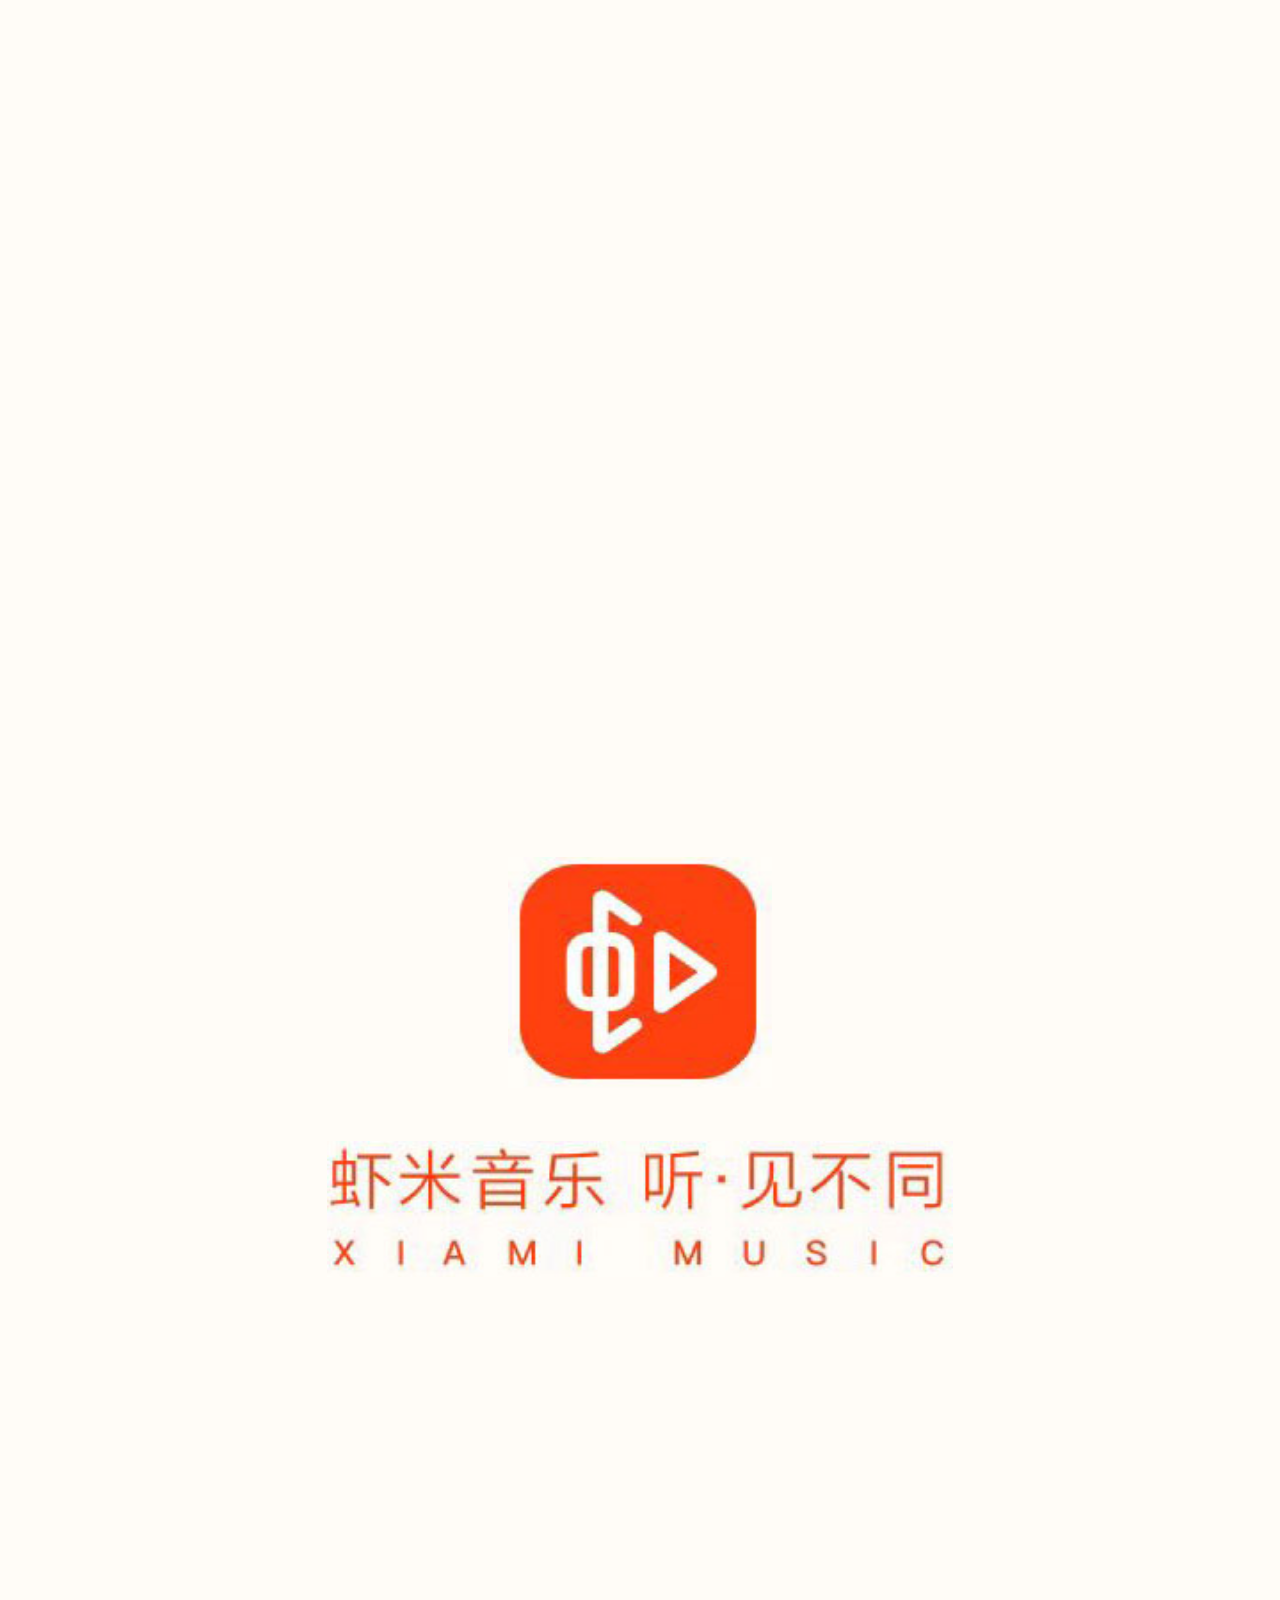
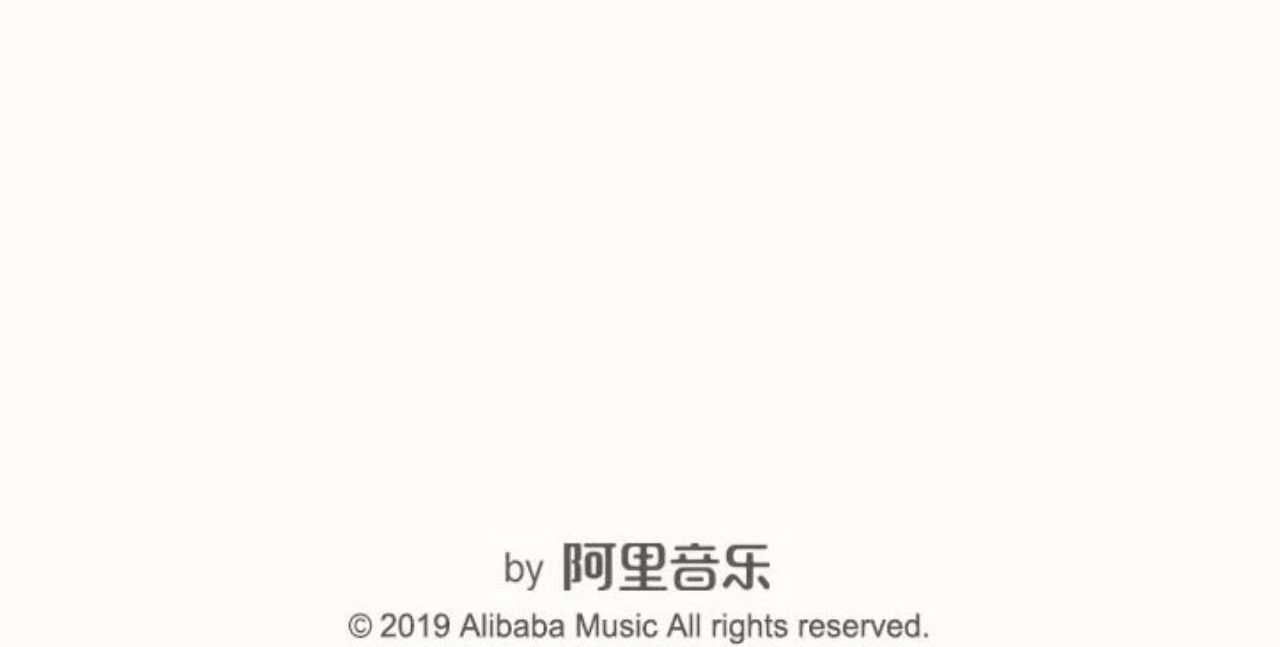
<file: index.html>
<!doctype html>
<html lang="en">
<head>
  <meta charset="UTF-8">
  <meta name="viewport"
        content="width=device-width, user-scalable=no, initial-scale=1.0, maximum-scale=1.0, minimum-scale=1.0">
  <meta http-equiv="X-UA-Compatible" content="ie=edge">
  <title>welcome</title>
  <link rel="stylesheet" href="./css/public.css">
  <link rel="stylesheet" href="./css/index.css">
</head>
<body>
<div id="welcomeBox">
  <div id="wel_box01">
    <img src="./img/xiamilogo.jpg" alt="">
    <img src="./img/xiamilogo2.jpg" alt="">
  </div>
  <div id="wel_box02">
    <img src="./img/xiamilogo3.jpg" alt="">
    <img src="./img/xiamilogo4.jpg" alt="">
  </div>
</div>

</body>
<script type="text/javascript">
  window.onload=function(){
    setTimeout(()=>{
      window.location.href = './discovers.html'
    },3000)
  }
</script>
</html>
</file>
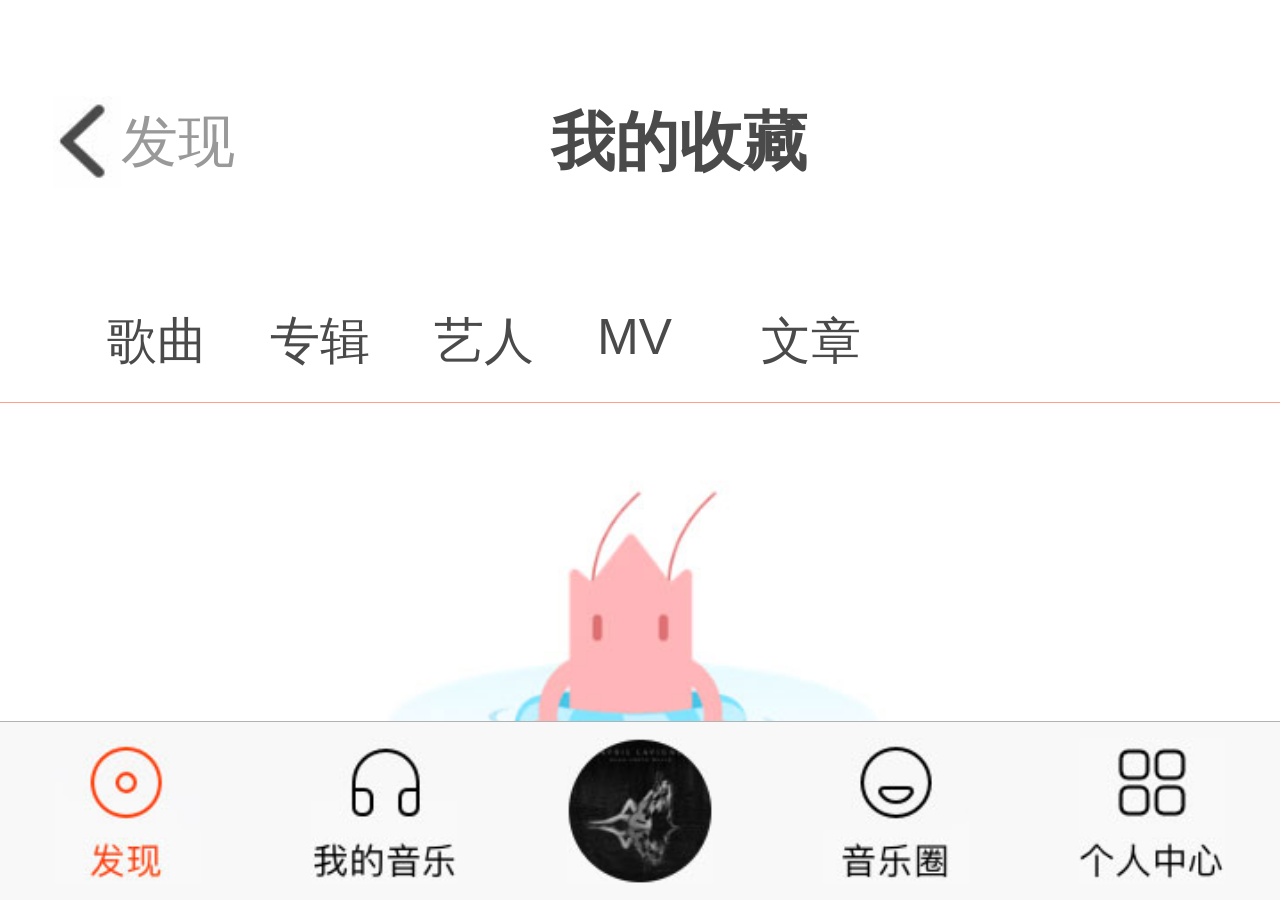
<file: collects.html>
<!doctype html>
<html lang="en">
<head>
<meta charset="UTF-8">
<meta name="viewport"
      content="width=device-width, user-scalable=no, initial-scale=1.0, maximum-scale=1.0, minimum-scale=1.0">
<meta http-equiv="X-UA-Compatible" content="ie=edge">
<title>collect</title>
<link rel="stylesheet" href="./css/public.css">
<link rel="stylesheet" href="./css/discovers.css">
</head>
<body>
<header>
    <h1 class="header_h1">
        <span><img id="headimg-back" src="../img/collect01.jpg" alt="">发现</span>
        <span class="header_h1Span">我的收藏</span>
    </h1>
    
</header>
<!--功能选区-->
<section id="chooseZone">
    <div id="choZone_a">
        <a href="#">歌曲</a>
        <a href="#">专辑</a>
        <a href="#">艺人</a>
        <a href="#">MV</a>
        <a href="#">文章</a>
    </div>
    
</section>
<!--contentBox-->
<section id="contentBox">
<div class="contentBox_collect">
    <img src="../img/collect02.jpg" alt="">
</div>
<div class="content_box05">
    <div class="cBox03_top">
        <h3>相关推荐</h3>
    </div>
    <div class="cBox05_bto">
        <div class="cBox05_bto02">
            <img src="../img/v_img07.jpg" alt="">
            <div class="cBox05_bto03">
                <p class="cBox05_bto03p">最近偶像组合的人越来越多了，也不知道这么多人是要去打架么！</p>
                <span class="cBox05_bto03Span">
                    <img src="../img/v_img08.jpg" alt="">
                    <span>爱豆app</span>
                    <span>，5866阅读</span>
                </span>
            </div>
        </div>
        <div class="cBox05_bto02">
            <img src="../img/v_img07.jpg" alt="">
            <div class="cBox05_bto03">
                <p class="cBox05_bto03p">最近偶像组合的人越来越多了，也不知道这么多人是要去打架么！</p>
                <span class="cBox05_bto03Span">
                    <img src="../img/v_img08.jpg" alt="">
                    <span>爱豆app</span>
                    <span>，5866阅读</span>
                </span>
            </div>
        </div>
        <div class="cBox05_bto02">
            <img src="../img/v_img07.jpg" alt="">
            <div class="cBox05_bto03">
                <p class="cBox05_bto03p">最近偶像组合的人越来越多了，也不知道这么多人是要去打架么！</p>
                <span class="cBox05_bto03Span">
                    <img src="../img/v_img08.jpg" alt="">
                    <span>爱豆app</span>
                    <span>，5866阅读</span>
                </span>
            </div>
        </div>
        <div class="cBox05_bto02">
            <img src="../img/v_img07.jpg" alt="">
            <div class="cBox05_bto03">
                <p class="cBox05_bto03p">最近偶像组合的人越来越多了，也不知道这么多人是要去打架么！</p>
                <span class="cBox05_bto03Span">
                    <img src="../img/v_img08.jpg" alt="">
                    <span>爱豆app</span>
                    <span>，5866阅读</span>
                </span>
            </div>
        </div>
    </div>
</div>
</section>
<!--footer-->
<footer>
    <a href="discovers.html">
        <img src="../img/foot02.jpg" alt="">
    </a>
    <a href="myMusic.html">
        <img src="../img/foot03.jpg" alt="">
    </a>
    <a href="player.html"><img src="../img/foot01.jpg" alt=""></a>
    <a href="musicBlog.html"><img src="../img/foot04.jpg" alt=""></a>
    <a href="personalPage.html"><img src="../img/foot05.jpg" alt=""></a>
</footer>


</body>
</html>
</file>
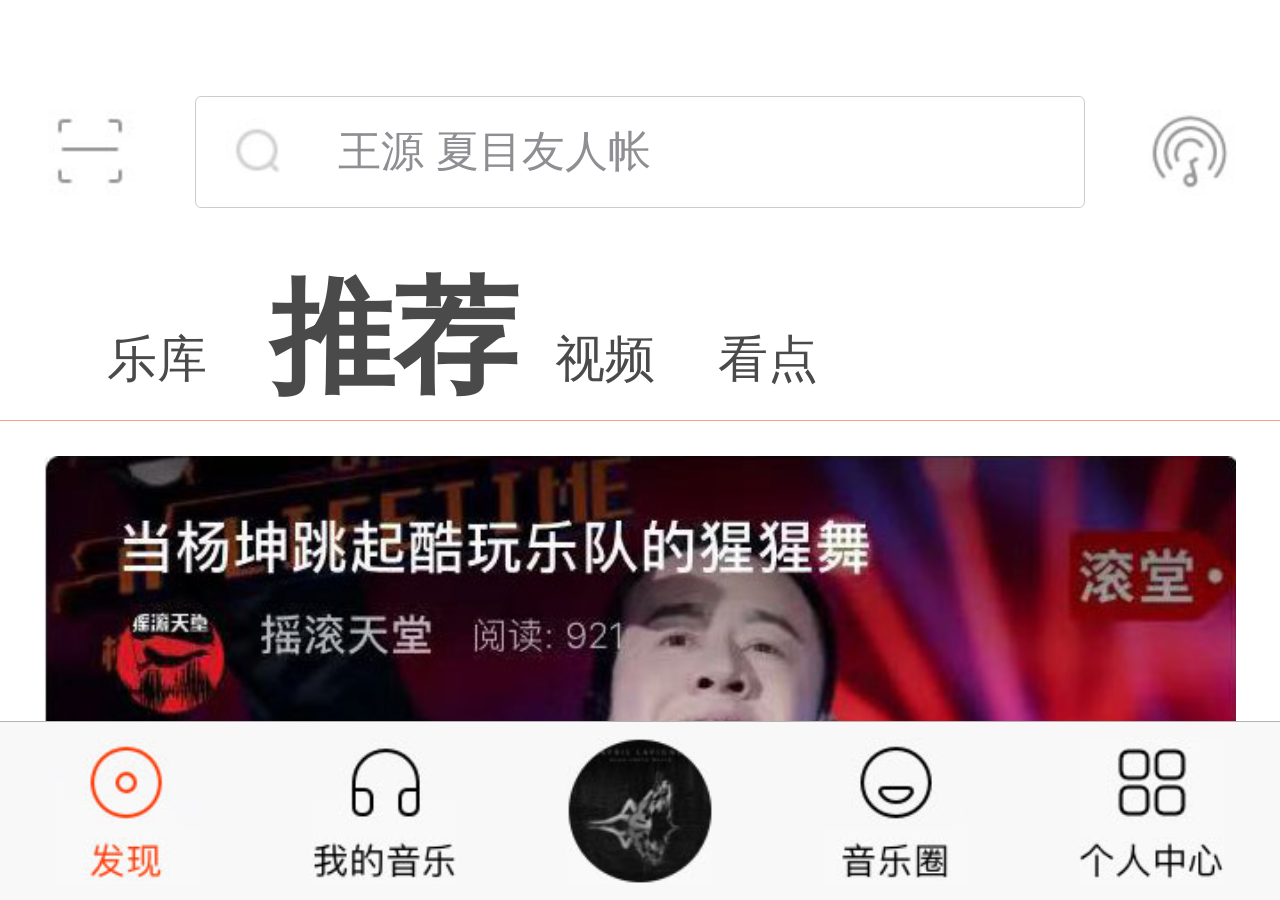
<file: discovers.html>
<!doctype html>
<html lang="en">
<head>
  <meta charset="UTF-8">
  <meta name="viewport"
        content="width=device-width, user-scalable=no, initial-scale=1.0, maximum-scale=1.0, minimum-scale=1.0">
  <meta http-equiv="X-UA-Compatible" content="ie=edge">
  <title>发现</title>
  <link rel="stylesheet" href="./css/swiper.css">
  <link rel="stylesheet" href="./css/public.css">
  <link rel="stylesheet" href="./css/discovers.css">
</head>
<body>
<header>
    <div class="header_top">
      <img id="headimg-1" src="./img/discover01.jpg" alt="">
      <span id="serach_span" >
      <img src="./img/discover03.jpg" alt="">
      王源 夏目友人帐
    </span>
      <img id="headimg-3" src="./img/discover02.jpg" alt="">
    </div>
</header>
<!--功能选区-->
<section id="chooseZone">
  <div id="choZone_a">
    <a href="discovers02.html">乐库</a>
    <a href="#" style="width: .8rem;height: .45rem;font-weight: 800;font-size: .35rem;">推荐</a>
    <a href="discovers03.html">视频</a>
    <a href="discovers04.html">看点</a>
  </div>
</section>
<!--contentBox-->
<section id="contentBox">
  <div id="swiper_div">
    <div class="swiper-container">
      <div class="swiper-wrapper">
        <div class="swiper-slide">
          <img src="./img/dis-swiper01.jpg" alt="">
        </div>
        <div class="swiper-slide">
          <img src="./img/dis-swiper02.jpg" alt="">
        </div>
        <div class="swiper-slide">
          <img src="./img/dis-swiper01.jpg" alt="">
        </div>
        <div class="swiper-slide">
          <img src="./img/dis-swiper02.jpg" alt="">
        </div>
      </div>
    </div>
  </div>
  <div id="content_box02">
    <a href="#"><img src="./img/xuanze01.jpg" alt=""><span>每日30首</span></a>
    <a href="#"><img src="./img/xuanze02.jpg" alt=""><span>AI电台</span></a>
    <a href="#"><img src="./img/xuanze03.jpg" alt=""><span>专注</span></a>
    <a href="#"><img src="./img/xuanze04.jpg" alt=""><span>排行榜</span></a>
  </div>
  <div class="content_box03">
      <div class="cBox03_top">
        <h3>必听歌单</h3>
        <a href="#">更多 <img src="./img/dis-cont01.jpg" alt=""></a>
      </div>
      <div class="cBox03_bto">
        <a href="#">
          <img src="./img/dis-cont02.jpg" alt="">
          
          <span>[欧美]适合开车</span>
          <span>时听的音乐·电音篇</span>
          <h4></h4>
          <p></p>
        </a>
        <a href="#">
          <img src="./img/dis-cont03.jpg" alt="">
          <span>[华语]基于2017</span>
          <span>伤感DJ串烧的什么什么歌</span>
        </a>
        <a href="#">
          <img src="./img/dis-cont04.jpg" alt="">
          <span>[抒情]连歌词都</span>
          <span>能写到一个人的心里</span>
        </a>
        <a href="#">
          <img src="./img/dis-cont02.jpg" alt="">
          <span>[欧美]适合开车</span>
          <span>时听的音乐·电音篇</span>
        </a>
        <a href="#">
          <img src="./img/dis-cont03.jpg" alt="">
          <span>[华语]基于2017</span>
          <span>伤感DJ串烧的什么什么歌</span>
        </a>
        <a href="#">
          <img src="./img/dis-cont04.jpg" alt="">
          <span>[抒情]连歌词都</span>
          <span>能写到一个人的心里</span>
        </a>
      </div>
  </div>
  <div class="content_box03">
    <div class="cBox03_top">
      <h3>为你定制</h3>
      <a href="#">更多 <img src="./img/dis-cont01.jpg" alt=""></a>
    </div>
    <div class="cBox03_bto">
      <a href="#">
        <img src="./img/dis-cont05.jpg" alt="">
        <h4>旋律过耳不忘</h4>
        <p>流行乐每日推荐</p>
        <span></span>
        <span></span>
      </a>
      <a href="#">
        <img src="./img/dis-cont06.jpg" alt="">
        <h4>经典原声荟萃</h4>
        <P>OST/原声带每日推荐</P>
      </a>
      <a href="#">
        <img src="./img/dis-cont04.jpg" alt="">
        <h4>抚平受伤情绪</h4>
        <p>治愈系每日推荐</p>
      </a>
      <a href="#">
        <img src="./img/dis-cont02.jpg" alt="">
        <h4>旋律过耳不忘</h4>
        <p>流行乐每日推荐</p>
      </a>
      <a href="#">
        <img src="./img/dis-cont03.jpg" alt="">
        <h4>经典原声荟萃</h4>
        <P>OST/原声带每日推荐</P>
      </a>
      <a href="#">
        <img src="./img/dis-cont04.jpg" alt="">
        <h4>抚平受伤情绪</h4>
        <p>治愈系每日推荐</p>
      </a>
    </div>
  </div>
  <div class="content_box04">
    <div class="cBox03_top">
      <h3>为你定制</h3>
    </div>
    <div class="cBox04_bto">
      <a href="#" class="cb04_fA"><img class="cb04_fImg" src="./img/dis-cont08.jpg" alt=""></a>
      <div class="cBo4_bto">
        <a href="#" class="cb04_b01A"><img src="./img/dis-cont09.jpg" alt="">
          <span>招摇 电视剧配乐</span>
        </a>
        <a href="#" class="cb04_b02A"><img src="./img/dis-cont10.jpg" alt="">
          <span>只要有想见的…</span>
          <h6>王源</h6>
        </a>
      </div>
    </div>
  </div>
  <div class="content_box05">
    <div class="cBox03_top">
      <h3>猜你喜欢</h3>
    </div>
    <div class="cBox05_bto">
      <img src="./img/dis-cont11.jpg" alt="" class="cb05_btoImg">
      <a href="#" class="cb05_btoA">
        <img src="./img/dis-cont14.jpg" alt="">
        <img src="./img/dis-cont15.jpg" alt="">
        <img src="./img/dis-cont17.jpg" alt="">
      </a>
      <p class="cb05_btoSpan"><span class="cb05_span">蜡笔的魔方、三六酒、kitaza、孙鹏刚</span><span>等2272人都收藏</span></p>
    </div>
    <div class="cBox05_bto">
      <img src="./img/dis-cont12.jpg" alt="" class="cb05_btoImg">
      <a href="#" class="cb05_btoA">
        <img src="./img/dis-cont14.jpg" alt="">
        <img src="./img/dis-cont15.jpg" alt="">
        <img src="./img/dis-cont17.jpg" alt="">
      </a>
      <p class="cb05_btoSpan"><span class="cb05_span">蜡笔的魔方、三六酒、kitaza、孙鹏刚</span><span>等2202人都收藏</span></p>
    </div>
  </div>
</section>
<!--footer-->
<footer>
  <a href="discovers.html">
    <img src="./img/foot02.jpg" alt="">
  </a>
  <a href="myMusic.html">
    <img src="./img/foot03.jpg" alt="">
  </a>
  <a href="player.html"><img src="./img/foot01.jpg" alt=""></a>
  <a href="musicBlog.html"><img src="./img/foot04.jpg" alt=""></a>
  <a href="personalPage.html"><img src="./img/foot05.jpg" alt=""></a>
</footer>

<script type="text/javascript" src="./js/swiper.js"></script>
<script>
  var mySwiper = new Swiper ('.swiper-container', {
    direction: 'horizontal', // 垂直切换选项
    loop: true, // 循环模式选项
    effect:"slide",
    effect:"coverflow",
    autoplay: {
      delay: 1000,
      stopOnLastSlide: false,
      disableOnInteraction: false,
    }
  })
</script>
</body>
</html>
</file>
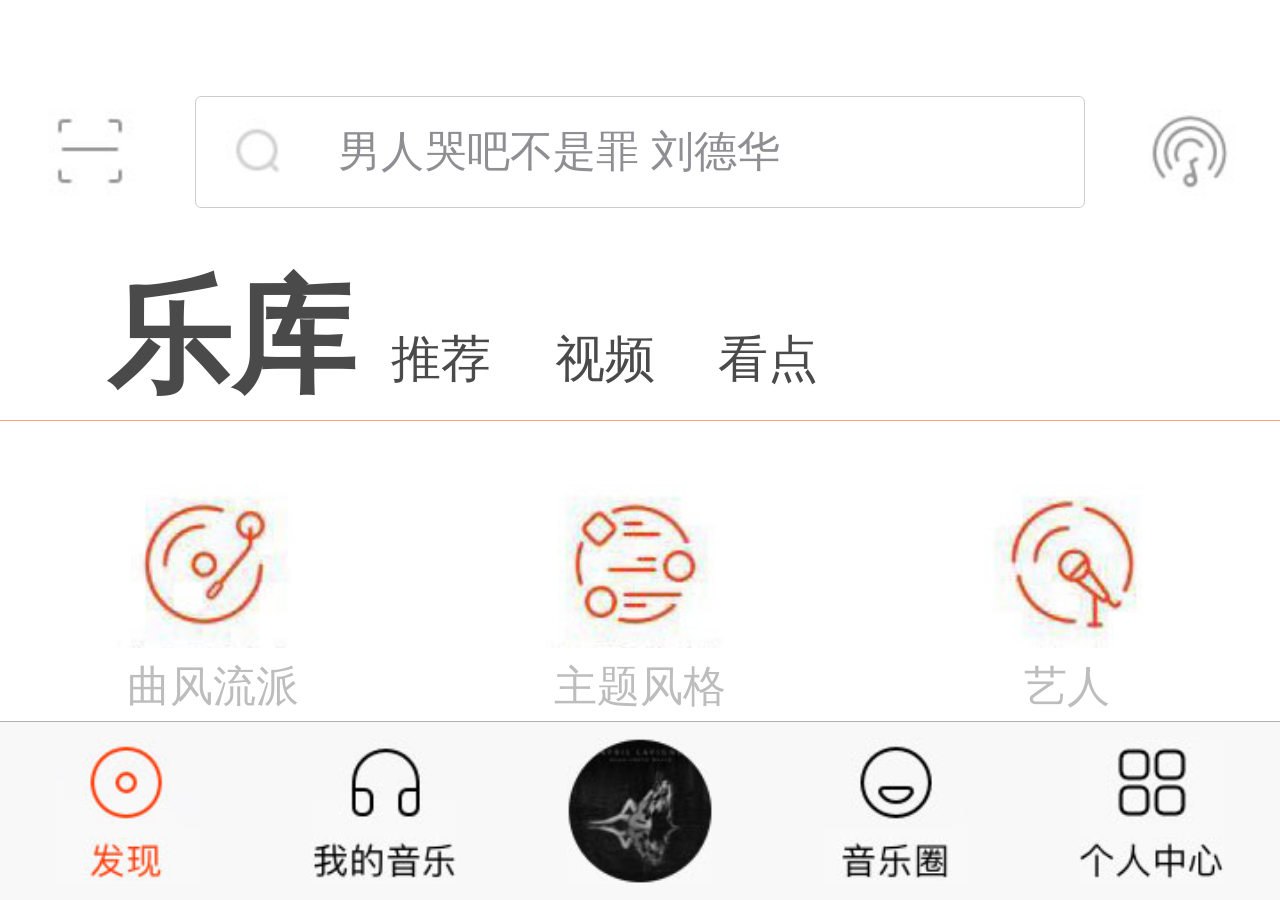
<file: discovers02.html>
<!doctype html>
<html lang="en">
<head>
<meta charset="UTF-8">
<meta name="viewport"
      content="width=device-width, user-scalable=no, initial-scale=1.0, maximum-scale=1.0, minimum-scale=1.0">
<meta http-equiv="X-UA-Compatible" content="ie=edge">
<title>发现02</title>
<link rel="stylesheet" href="./css/public.css">
<link rel="stylesheet" href="./css/discovers.css">
</head>
<body>
<header>
    <div class="header_top">
        <img id="headimg-1" src="./img/discover01.jpg" alt="">
        <span id="serach_span" >
        <img src="./img/discover03.jpg" alt="">
        男人哭吧不是罪 刘德华
    </span>
        <img id="headimg-3" src="./img/discover02.jpg" alt="">
    </div>
</header>
<!--功能选区-->
<section id="chooseZone">
    <div id="choZone_a">
        <a href="#" style="width: .8rem;height: .45rem;font-weight: 800;font-size: .35rem;">乐库</a>
        <a href="discovers.html">推荐</a>
        <a href="#">视频</a>
        <a href="#">看点</a>
    </div>
</section>
<!--contentBox-->
<section id="contentBox">
    <div id="content_box02">
        <a href="#"><img src="./img/xuanze05.jpg" alt=""><span>曲风流派</span></a>
        <a href="#"><img src="./img/xuanze06.jpg" alt=""><span>主题风格</span></a>
        <a href="#"><img src="./img/xuanze07.jpg" alt=""><span>艺人</span></a>
    </div>
 
<div class="content_box03">
    <div class="cBox03_top">
        <h3>曲风流派 <span>1000+</span></h3>
        <a href="#">更多 <img src="./img/dis-cont01.jpg" alt=""></a>
    </div>
<div class="cBox03_bto">
    <a href="#">
        <img src="./img/dis-cont18.jpg" alt="">
        <h4>旋律过耳不忘</h4>
        <p>流行乐每日推荐</p>
    </a>
    <a href="#">
        <img src="./img/dis-cont18.jpg" alt="">
        <h4>经典原声荟萃</h4>
        <P>OST/原声带每日推荐</P>
    </a>
    <a href="#">
        <img src="./img/dis-cont18.jpg" alt="">
        <h4>抚平受伤情绪</h4>
        <p>治愈系每日推荐</p>
    </a>
    <a href="#">
        <img src="./img/dis-cont19.jpg" alt="">
        <h4>旋律过耳不忘</h4>
        <p>流行乐每日推荐</p>
    </a>
    <a href="#">
        <img src="./img/dis-cont19.jpg" alt="">
        <h4>经典原声荟萃</h4>
        <P>OST/原声带每日推荐</P>
    </a>
    <a href="#">
        <img src="./img/dis-cont19.jpg" alt="">
        <h4>抚平受伤情绪</h4>
        <p>治愈系每日推荐</p>
    </a>
</div>
</div>
<div class="content_box03">
    <div class="cBox03_top">
        <h3>艺人 <span>70+</span></h3>
        <a href="#">更多 <img src="./img/dis-cont01.jpg" alt=""></a>
    </div>
    <div class="cBox03_bto">
        <a href="#">
            <img src="./img/dis-cont22.jpg" alt="">
            <h5>Rihanna</h5>
            <h6>虾米AI为你推荐</h6>
        </a>
        <a href="#">
            <img src="./img/dis-cont22.jpg" alt="">
            <h5>Rihanna</h5>
            <h6>虾米AI为你推荐</h6>
        </a>
        <a href="#">
            <img src="./img/dis-cont22.jpg" alt="">
            <h5>Rihanna</h5>
            <h6>虾米AI为你推荐</h6>
        </a>
        <a href="#">
            <img src="./img/dis-cont23.jpg" alt="">
            <h5>茄子蛋</h5>
            <h6>虾米AI为你推荐</h6>
        </a>
        <a href="#">
            <img src="./img/dis-cont23.jpg" alt="">
            <h5>茄子蛋</h5>
            <h6>虾米AI为你推荐</h6>
        </a>
        <a href="#">
            <img src="./img/dis-cont23.jpg" alt="">
            <h5>茄子蛋</h5>
            <h6>虾米AI为你推荐</h6>
        </a>
    </div>
</div>
  
<div class="content_box03">
    <div class="cBox03_top">
        <h3>主题分类 <span>2000万+</span></h3>
        <a href="#">更多 <img src="./img/dis-cont01.jpg" alt=""></a>
    </div>
    <div class="cBox03_bto">
        <a href="#">
            <img src="./img/dis-cont20.jpg" alt="">
           
        </a>
        <a href="#">
            <img src="./img/dis-cont20.jpg" alt="">
            
        </a>
        <a href="#">
            <img src="./img/dis-cont20.jpg" alt="">
           
        </a>
        <a href="#">
            <img src="./img/dis-cont21.jpg" alt="">
           
        </a>
        <a href="#">
            <img src="./img/dis-cont21.jpg" alt="">
           
        </a>
        <a href="#">
            <img src="./img/dis-cont21.jpg" alt="">
           
        </a>
    </div>
</div>

<div class="content_box04">
    <div class="cBox03_top">
        <h3>新歌新碟</h3>
        <a href="#">更多 <img src="./img/dis-cont01.jpg" alt=""></a>
    </div>
    <div class="cBox04_bto">
        <div class="cBo4_bto">
        <a href="#" class="cb04_b01A"><img src="./img/dis-cont09.jpg" alt="">
            <span>招摇 电视剧配乐</span>
        </a>
            <a href="#" class="cb04_b02A"><img src="./img/dis-cont10.jpg" alt="">
                <span>只要有想见的…</span>
                <h6>王源</h6>
            </a>
        </div>
    </div>
</div>

<div class="content_box04">
    <div class="cBox03_top">
        <h3>原创·寻光</h3>
    
    </div>
    <div class="cBox04_bto">
        <div class="cBo4_bto">
            <a href="#" class="cb04_b01A"><img src="./img/dis-cont09.jpg" alt="">
                <span>招摇 电视剧配乐</span>
            </a>
            <a href="#" class="cb04_b02A"><img src="./img/dis-cont10.jpg" alt="">
                <span>只要有想见的…</span>
                <h6>王源</h6>
            </a>
        </div>
    </div>
</div>

<div class="content_box05">
    <div class="cBox03_top">
        <h3>猜你喜欢</h3>
    </div>
    <div class="cBox05_bto">
        <img src="./img/dis-cont11.jpg" alt="" class="cb05_btoImg">
        <a href="#" class="cb05_btoA">
            <img src="./img/dis-cont14.jpg" alt="">
            <img src="./img/dis-cont15.jpg" alt="">
            <img src="./img/dis-cont17.jpg" alt="">
        </a>
        <p class="cb05_btoSpan"><span class="cb05_span">蜡笔的魔方、三六酒、kitaza、孙鹏刚</span><span>等2272人都收藏</span></p>
    </div>
    <div class="cBox05_bto">
        <img src="./img/dis-cont12.jpg" alt="" class="cb05_btoImg">
        <a href="#" class="cb05_btoA">
            <img src="./img/dis-cont14.jpg" alt="">
            <img src="./img/dis-cont15.jpg" alt="">
            <img src="./img/dis-cont17.jpg" alt="">
        </a>
        <p class="cb05_btoSpan"><span class="cb05_span">蜡笔的魔方、三六酒、kitaza、孙鹏刚</span><span>等2202人都收藏</span></p>
    </div>
</div>
</section>
<!--footer-->
<footer>
    <a href="discovers.html">
        <img src="./img/foot02.jpg" alt="">
    </a>
    <a href="myMusic.html">
        <img src="./img/foot03.jpg" alt="">
    </a>
    <a href="player.html"><img src="./img/foot01.jpg" alt=""></a>
    <a href="musicBlog.html"><img src="./img/foot04.jpg" alt=""></a>
    <a href="personalPage.html"><img src="./img/foot05.jpg" alt=""></a>
</footer>

<script type="text/javascript" src="./js/swiper.js"></script>
<script>
  var mySwiper = new Swiper ('.swiper-container', {
    direction: 'horizontal', // 垂直切换选项
    loop: true, // 循环模式选项
    effect:"slide",
    effect:"coverflow",
    autoplay: {
      delay: 1000,
      stopOnLastSlide: false,
      disableOnInteraction: false,
    }
  })
</script>
</body>
</html>
</file>
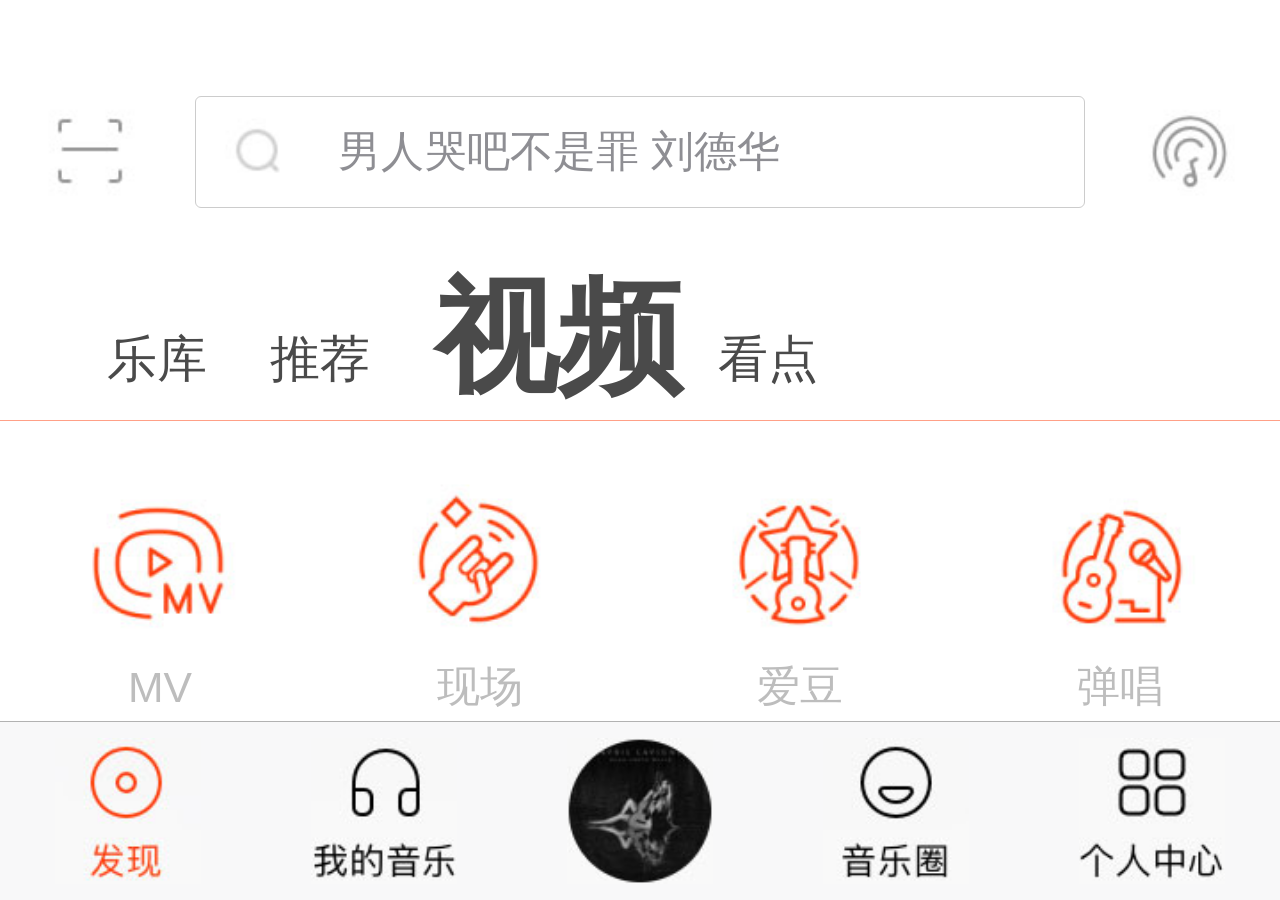
<file: discovers03.html>
<!doctype html>
<html lang="en">
<head>
<meta charset="UTF-8">
<meta name="viewport"
      content="width=device-width, user-scalable=no, initial-scale=1.0, maximum-scale=1.0, minimum-scale=1.0">
<meta http-equiv="X-UA-Compatible" content="ie=edge">
<title>发现03</title>
<link rel="stylesheet" href="./css/public.css">
<link rel="stylesheet" href="./css/discovers.css">
</head>
<body>
<header>
    <div class="header_top">
        <img id="headimg-1" src="./img/discover01.jpg" alt="">
        <span id="serach_span" >
        <img src="./img/discover03.jpg" alt="">
        男人哭吧不是罪 刘德华
    </span>
        <img id="headimg-3" src="./img/discover02.jpg" alt="">
    </div>
</header>
<!--功能选区-->
<section id="chooseZone">
    <div id="choZone_a">
        <a href="discovers02.html">乐库</a>
        <a href="discovers.html">推荐</a>
        <a href="#" style="width: .8rem;height: .45rem;font-weight: 800;font-size: .35rem;">视频</a>
        <a href="discovers04.html">看点</a>
    </div>
</section>
<!--contentBox-->
<section id="contentBox">
    <div id="content_box02">
        <a href="#"><img src="./img/xuanze08.jpg" alt=""><span>MV</span></a>
        <a href="#"><img src="./img/xuanze09.jpg" alt=""><span>现场</span></a>
        <a href="#"><img src="./img/xuanze10.jpg" alt=""><span>爱豆</span></a>
        <a href="#"><img src="./img/xuanze11.jpg" alt=""><span>弹唱</span></a>
    </div>
 
<div class="content_box03">
    <div class="cBox03_top">
        <h3>每日精选</h3>
        <a href="#">更多 <img src="./img/dis-cont01.jpg" alt=""></a>
    </div>
    <div class="cBox03_bto">
        <a href="#">
            <img class="v_img" src="./img/v_img01.jpg" alt="">
            <h4>【MV】陈奕迅和朋友…</h4>
            <p>陈奕迅</p>
        </a>
        <a href="#">
            <img class="v_img" src="./img/v_img02.jpg" alt="">
            <h4>经典原声荟萃</h4>
            <P>蔡健雅</P>
        </a>
        <a href="#">
            <img class="v_img" src="./img/v_img01.jpg" alt="">
            <h4>【MV】陈奕迅和朋友… </h4>
            <p>陈奕迅</p>
        </a>
        <a href="#">
            <img class="v_img" src="./img/v_img02.jpg" alt="">
            <h4>经典原声荟萃</h4>
            <P>蔡健雅</P>
        </a>
    </div>
</div>


<div class="content_box05">
    <div class="cBox03_top">
        <h3>推荐</h3>
    </div>
    <div class="cBox05_bto">
        <img src="./img/v_img03.jpg" alt="" class="cb05_btoImg_v">
        <h3 class="cb05_btoH">【郑浩瀚梦工厂】 吉他弹唱 成都-赵雷 (松枼婷、松葉潇)</h3>
        <p class="cb05_btoSpan"><span class="cb05_span">4956 次播放</span></p>
    </div>
    <div class="cBox05_bto">
        <img src="./img/v_img04.jpg" alt="" class="cb05_btoImg_v">
        <h3 class="cb05_btoH">男孩唱出女生的味道,《风吹麦浪》出来不让你失望</h3>
        <p class="cb05_btoSpan"><span class="cb05_span">4956 次播放</span></p>
    </div>
    </div>
</div>
</section>
<!--footer-->
<footer>
    <a href="discovers.html">
        <img src="./img/foot02.jpg" alt="">
    </a>
    <a href="myMusic.html">
        <img src="./img/foot03.jpg" alt="">
    </a>
    <a href="player.html"><img src="./img/foot01.jpg" alt=""></a>
    <a href="musicBlog.html"><img src="./img/foot04.jpg" alt=""></a>
    <a href="personalPage.html"><img src="./img/foot05.jpg" alt=""></a>
</footer>


</body>
</html>
</file>
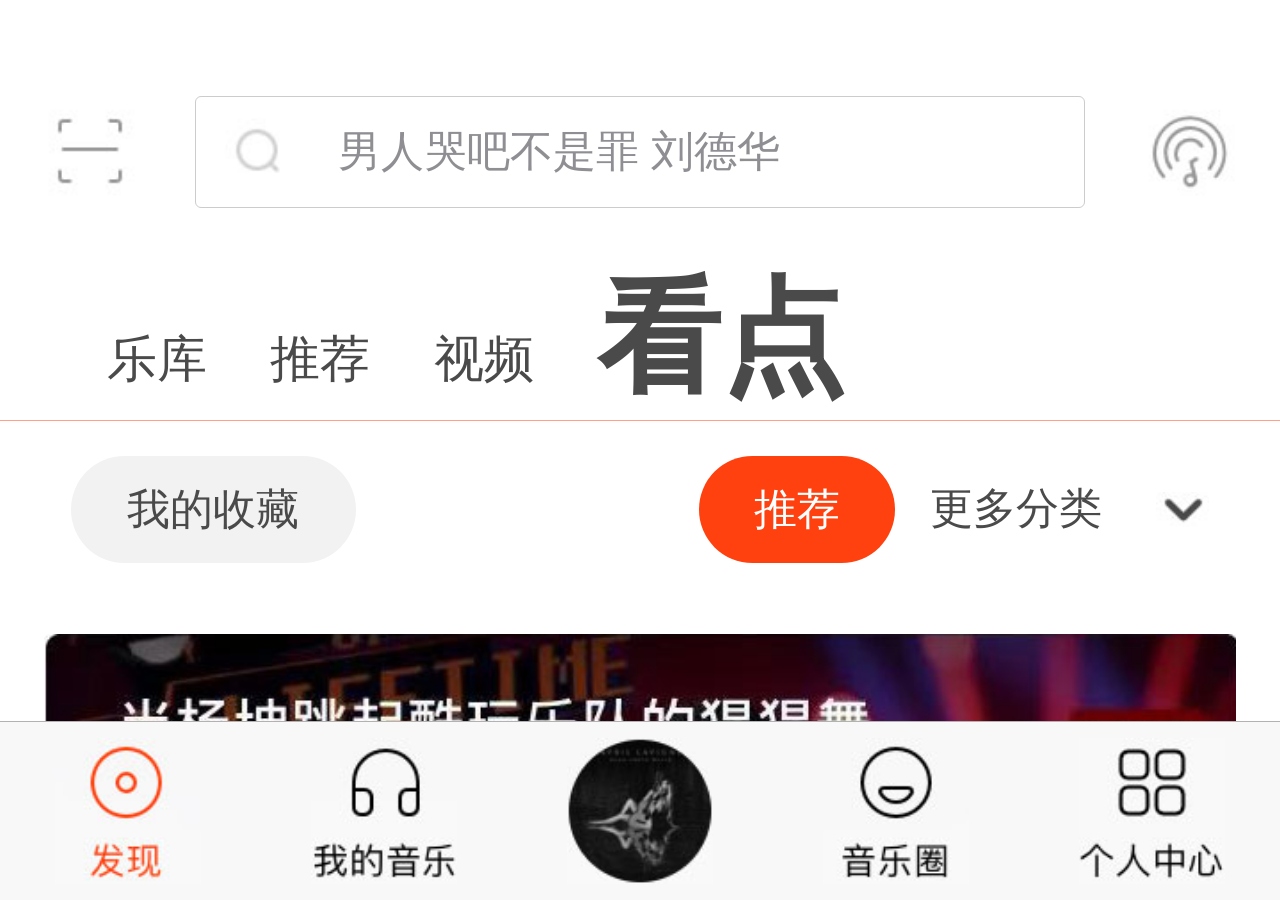
<file: discovers04.html>
<!doctype html>
<html lang="en">
<head>
<meta charset="UTF-8">
<meta name="viewport"
      content="width=device-width, user-scalable=no, initial-scale=1.0, maximum-scale=1.0, minimum-scale=1.0">
<meta http-equiv="X-UA-Compatible" content="ie=edge">
<title>发现04</title>
<link rel="stylesheet" href="./css/swiper.css">
<link rel="stylesheet" href="./css/public.css">
<link rel="stylesheet" href="./css/discovers.css">
</head>
<body>
<header>
    <div class="header_top">
        <img id="headimg-1" src="./img/discover01.jpg" alt="">
        <span id="serach_span" >
        <img src="./img/discover03.jpg" alt="">
        男人哭吧不是罪 刘德华
    </span>
        <img id="headimg-3" src="./img/discover02.jpg" alt="">
    </div>
</header>
<!--功能选区-->
<section id="chooseZone">
    <div id="choZone_a">
        <a href="discovers02.html">乐库</a>
        <a href="discovers.html">推荐</a>
        <a href="discovers03.html">视频</a>
        <a href="#" style="width: .8rem;height: .45rem;font-weight: 800;font-size: .35rem;">看点</a>
    </div>
    <div id="choZone_celect">
        <div class="celectBtn">
            我的收藏
        </div>
        <div class="celectMore">
            <span>推荐</span>
            <a href="#">更多分类 <img src="./img/v_img05.jpg" alt=""></a>
        </div>
    </div>
</section>
<!--contentBox-->
<section id="contentBox">

<div id="swiper_div">
    <div class="swiper-container">
        <div class="swiper-wrapper">
            <div class="swiper-slide">
                <img src="./img/dis-swiper02.jpg" alt="">
            </div>
        </div>
    </div>
</div>

<div class="content_box05">
    <div class="cBox03_top">
        <h3>热点·导读</h3>
    </div>
    <div class="cBox05_bto">
        <img src="./img/v_img06.jpg" alt="" class="cb05_btoImg_v">
        <div class="cBox05_bto02">
            <img src="./img/v_img07.jpg" alt="">
            <div class="cBox05_bto03">
                <p class="cBox05_bto03p">最近偶像组合的人越来越多了，也不知道这么多人是要去打架么！</p>
                <span class="cBox05_bto03Span">
                    <img src="./img/v_img08.jpg" alt="">
                    <span>爱豆app</span>
                    <span>，5866阅读</span>
                </span>
            </div>
        </div>
        <div class="cBox05_bto02">
            <img src="./img/v_img07.jpg" alt="">
            <div class="cBox05_bto03">
                <p class="cBox05_bto03p">最近偶像组合的人越来越多了，也不知道这么多人是要去打架么！</p>
                <span class="cBox05_bto03Span">
                    <img src="./img/v_img08.jpg" alt="">
                    <span>爱豆app</span>
                    <span>，5866阅读</span>
                </span>
            </div>
        </div>
        <div class="cBox05_bto02">
            <img src="./img/v_img07.jpg" alt="">
            <div class="cBox05_bto03">
                <p class="cBox05_bto03p">最近偶像组合的人越来越多了，也不知道这么多人是要去打架么！</p>
                <span class="cBox05_bto03Span">
                    <img src="./img/v_img08.jpg" alt="">
                    <span>爱豆app</span>
                    <span>，5866阅读</span>
                </span>
            </div>
        </div>
        <div class="cBox05_bto02">
            <img src="./img/v_img07.jpg" alt="">
            <div class="cBox05_bto03">
                <p class="cBox05_bto03p">最近偶像组合的人越来越多了，也不知道这么多人是要去打架么！</p>
                <span class="cBox05_bto03Span">
                    <img src="./img/v_img08.jpg" alt="">
                    <span>爱豆app</span>
                    <span>，5866阅读</span>
                </span>
            </div>
        </div>
    </div>
</div>
</section>
<!--footer-->
<footer>
    <a href="discovers.html">
        <img src="./img/foot02.jpg" alt="">
    </a>
    <a href="myMusic.html">
        <img src="./img/foot03.jpg" alt="">
    </a>
    <a href="player.html"><img src="./img/foot01.jpg" alt=""></a>
    <a href="musicBlog.html"><img src="./img/foot04.jpg" alt=""></a>
    <a href="personalPage.html"><img src="./img/foot05.jpg" alt=""></a>
</footer>


</body>
</html>
</file>
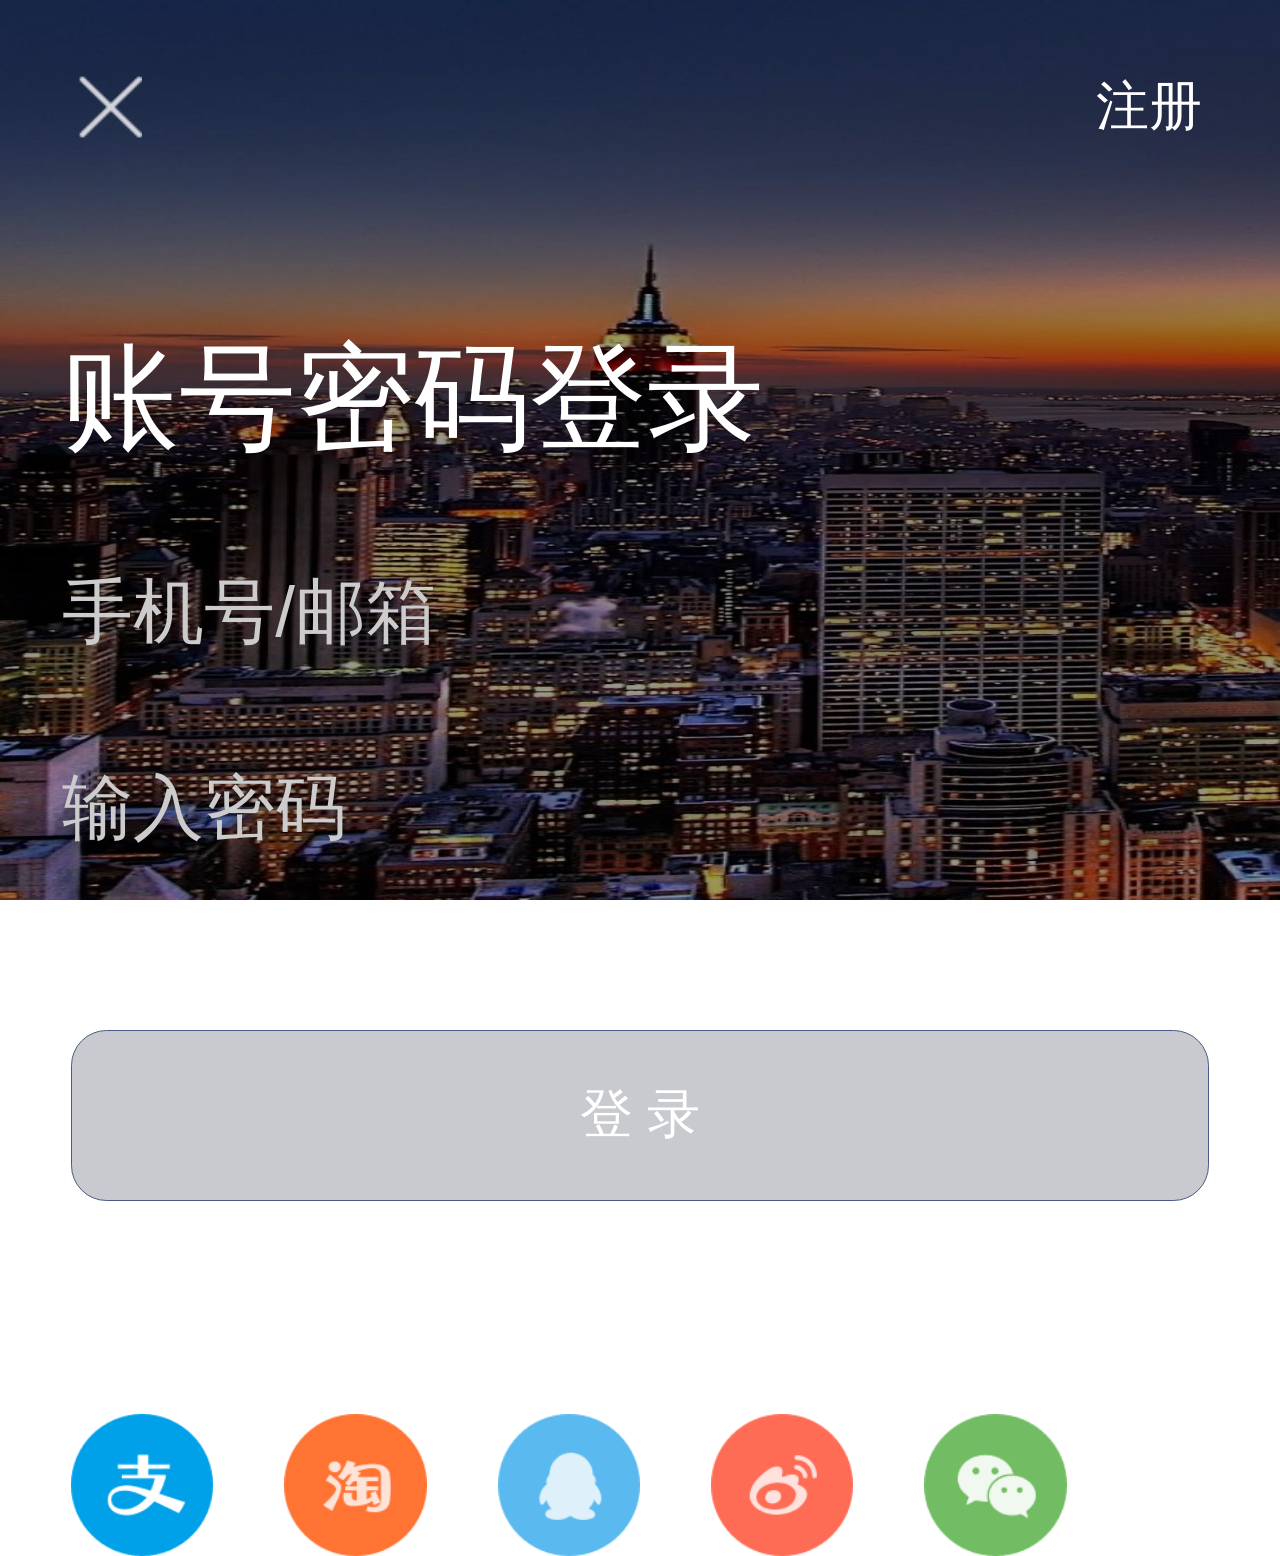
<file: login.html>
<!doctype html>
<html lang="en">
<head>
	<meta charset="UTF-8">
	<meta name="viewport"
	      content="width=device-width, user-scalable=no, initial-scale=1.0, maximum-scale=1.0, minimum-scale=1.0">
	<meta http-equiv="X-UA-Compatible" content="ie=edge">
	<title>登录/注册</title>
	<link rel="stylesheet" href="css/public.css">
	<link rel="stylesheet" href="css/login.css">
</head>
<body>
	<div id="loginBox">
		<div id="loginBox_bef"></div>
		<div id="loginBox_beh">
			<div class="chooseWhat">
				<div id="choseDiv">
					<a href="personalPage.html">
						<img id="closeBtn" src="../img/login_close.png" alt="">
					</a>
					<a id="regBtn" href="#">注册</a>
				</div>
				<div id="toolsChoose">
					<div id="choseLogin">
						<h1>账号密码登录</h1>
						<ul>
							<li class="choose_lis">
								<span class="choose_span">手机号/邮箱</span>	<input id="userId_l" type="text" value="">
							</li>
							<li class="choose_lis">
								<span class="choose_span">输入密码</span><input id="userPass_l" type="password" value="">
							</li>
						</ul>
						<input type="button" value="登 录" id="dengBtn">
					</div>
					<div id="choseReg">
						<h1>注册虾米</h1>
						<ul>
							<li class="choose_lis">
								<span class="choose_span">手机号/邮箱</span>	<input id="userId_r" type="text" value="">
							</li>
							<li class="choose_lis">
								<span class="choose_span">输入密码</span><input id="userPass_r" type="password" value="">
							</li>
							<!--<li class="choose_lis">-->
								<!--<span class="choose_span">确认密码</span><input id="userPass_re" type="password" value="">-->
							<!--</li>-->
						</ul>
						<input type="button" value="注   册" id="regBtn01">
						
					</div>
					<div class="helpDiv">
						<a href="#"></a>
						<a href="#">忘记密码？</a>
					</div>
				</div>
			</div>
			<div class="partner">
				<a href="#"><img src="../img/login_type_alipay.png" alt=""></a>
				<a href="#"><img src="../img/login_type_taobao.png" alt=""></a>
				<a href="#"><img src="../img/login_type_qq.png" alt=""></a>
				<a href="#"><img src="../img/login_type_weibo.png" alt=""></a>
				<a href="#"><img src="../img/login_type_wechat.png" alt=""></a>
			</div>
		</div>
	</div>
<script>
	let regbtn = document.getElementById("regBtn")
	let clickNum = 0;
	regbtn.onclick = function(){
		clickNum ++;
		if(clickNum%2!=0){
			document.getElementById("choseLogin").style.display = "none";
			document.getElementById("choseReg").style.display = "block";
			regbtn.innerHTML = "登录"
		}else{
			document.getElementById("choseLogin").style.display = "block";
			document.getElementById("choseReg").style.display = "none";
			regbtn.innerHTML = "注册"
		}
		
	}
</script>
</body>
</html>
</file>
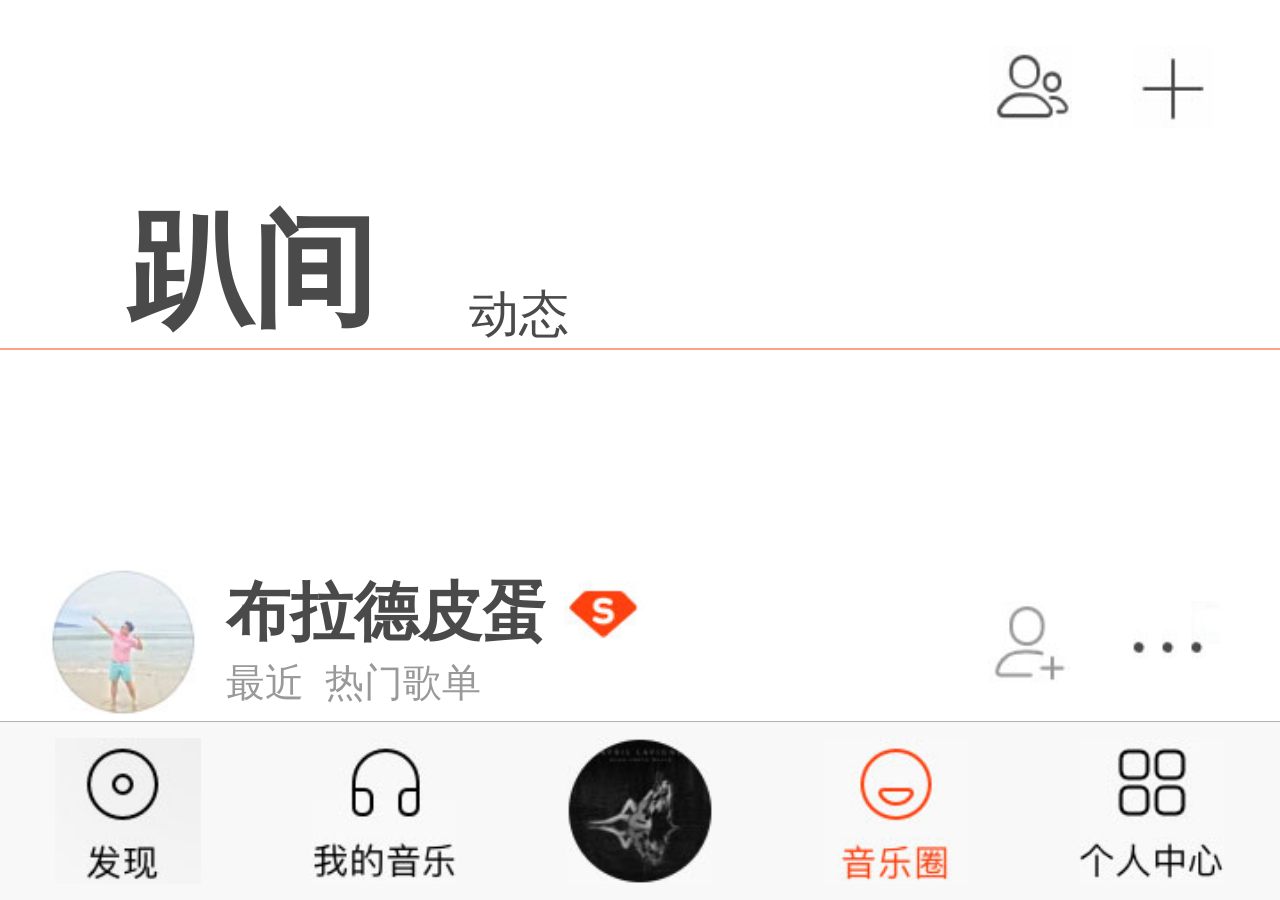
<file: musicBlog.html>
<!doctype html>
<html lang="en">
<head>
<meta charset="UTF-8">
<meta name="viewport"
      content="width=device-width, user-scalable=no, initial-scale=1.0, maximum-scale=1.0, minimum-scale=1.0">
<meta http-equiv="X-UA-Compatible" content="ie=edge">
<title>音乐圈</title>
<link rel="stylesheet" href="./css/public.css">
<link rel="stylesheet" href="./css/musicBlog.css">
</head>
<body>
<!--header-->
<header>
    <div class="header_mblogt">
        <a href="javascript:;">
          <img src="./img/blog01.jpg" alt="">
          <img src="./img/blog02.jpg" alt="">
        </a>
    </div>
    <div class="header_mblogb">
        <a href="javascript:;" style="width: .8rem;height: .45rem;font-weight: 800;font-size: .35rem;">趴间</a>
        <a href="musicBlog2.html">动态</a>
    </div>
</header>
<!--section-->
<section class="bigSection">
    <!-- <div class="bs_box1"> -->
    <div class="topics">  
        <div class="bb_box1">
            <img src="./img/blog04.jpg" alt="">
            <div class="bbox1_top">
                <h1>布拉德皮蛋&nbsp;<img src="./img/blog05.jpg" alt=""></h1>
                <p>最近 &nbsp;热门歌单</p>
            </div>
            <a href="javascript:;" class="bb_doA">
                <img src="./img/blog03.jpg" alt="">
                <img src="./img/mymusic01_1.jpg" alt="">
            </a>
        </div>
        <p class="bb_msgP">
          一个喜欢听英文歌的我喜欢的中文歌们，分享给大家，以歌会友~希望大家喜欢这个选集！(我也不知道谁写的这个。都读不通顺，还喜欢个毛线啊~~~)
        </p>
        <a href="javascript:;" class="bb_msgImg">
            <img src="./img/blog06.jpg" alt="">
        </a>
        <a href="javascript:;" class="bb_zanA">
            <img src="./img/blog10.jpg" alt="">
            <span class="bb_zanSpan">
                <img src="./img/blog07.jpg" alt="">
                <img src="./img/blog08.jpg" alt="">
                <img src="./img/blog09.jpg" alt="">
            </span>
        </a>
        <div class="talk_msgA">
            <a href="javascript:;">共233 条评论</a>
            <a href="javascript:;">清风醉、贾老三儿、娃他爸 等觉得很赞</a>
        </div>
        <a href="#" class="moreTalk">更多评论&nbsp;<img class="rightArow" src="./img/blog11.jpg" alt=""></a>
    </div>



    
    <div class="topics">
        <div class="topics_top">
            <h1>推荐话题</h1>
            <a href="javascript:;">全部268条 &nbsp;<img src="./img/dis-cont01.jpg" alt=""></a>
        </div>
        <div class="hotTopic">
            <a href="javascript:;">
            <img src="./img/blog12.jpg" alt="">
            </a>
            <a href="javascript:;">
            <img src="./img/blog12.jpg" alt="">
            </a>
            <a href="javascript:;">
            <img src="./img/blog12.jpg" alt="">
            </a>
            <a href="javascript:;">
            <img src="./img/blog12.jpg" alt="">
            </a>
        </div>
        <div class="bb_box1">
            <img src="./img/blog04.jpg" alt="">
            <div class="bbox1_top">
              <h1>Wong Thinyih&nbsp; </h1>
              <p>最近 &nbsp;热门评论</p>
            </div>
            <a href="javascript:;" class="bb_doA">
              <img src="./img/blog03.jpg" alt="">
              <img src="./img/mymusic01_1.jpg" alt="">
            </a>
        </div>
        <p class="bb_msgP">有故事的歌，不好么？</p>
        <p class="bb_msgP">歌不就是用来抒发情感的么？</p>
        <p class="bb_msgP">无非是歌手的故事？游戏的故事？自己的故事？……</p>
        <a href="#" class="moreTalk">展开&nbsp;<img class="downArow" src="./img/blog13.jpg" alt=""></a>
        <a href="javascript:;" class="bb_msgImg">
          <img src="./img/blog14.jpg" alt="">
        </a>
        <a href="javascript:;" class="bb_zanA">
          1 条评论
          <span class="bb_zanSpan">
              <img src="./img/blog07.jpg" alt="">
              <img src="./img/blog08.jpg" alt="">
              <img src="./img/blog09.jpg" alt="">
          </span>
        </a>
    </div>
    <div class="topics">
        <div class="topics_top">
            <h1>推荐好友</h1>
            <a href="javascript:;">更多 &nbsp;<img class="downArow" src="./img/dis-cont01.jpg" alt=""></a>
        </div>
        <div class="friendBox">
            <a href="javascript:;">
                <img src="./img/blog15.jpg" alt="">
                <h3>传说中的你父亲</h3>
                <p>虾小米为你推荐</p>
                <span>关注</span>
            </a>
            <a href="javascript:;">
                <img src="./img/blog16.jpg" alt="">
                <h3>小猪佩奇</h3>
                <p>虾小米为你推荐</p>
                <span>关注</span>
            </a>
            <a href="javascript:;">
                <img src="./img/blog17.jpg" alt="">
                <h3>孤独的富二代</h3>
                <p>虾小米为你推荐</p>
                <span>关注</span>
            </a>
            <a href="javascript:;">
                <img src="./img/blog15.jpg" alt="">
                <h3>传说中的你父亲</h3>
                <p>虾小米为你推荐</p>
                <span>关注</span>
            </a>
            <a href="javascript:;">
                <img src="./img/blog16.jpg" alt="">
                <h3>小猪佩奇</h3>
                <p>虾小米为你推荐</p>
                <span>关注</span>
            </a>
            <a href="javascript:;">
                <img src="./img/blog17.jpg" alt="">
                <h3>孤独的富二代</h3>
                <p>虾小米为你推荐</p>
                <span>关注</span>
            </a>
        </div>
    </div>
    <div class="topics">
        <div class="bb_box1">
            <img src="./img/blog04.jpg" alt="">
            <div class="bbox1_top">
                <h1>吊儿郎当大腿</h1>
                <p>最近 &nbsp;热门评论</p>
            </div>
            <a href="javascript:;" class="bb_doA">
                <img src="./img/blog03.jpg" alt="">
                <img src="./img/mymusic01_1.jpg" alt="">
            </a>
        </div>
        <p class="bb_msgP">有故事的歌，不好么？</p>
        <p class="bb_msgP">歌不就是用来抒发情感的么？</p>
        <p class="bb_msgP">无非是歌手的故事？游戏的故事？自己的故事？……</p>
        <a href="#" class="moreTalk">展开&nbsp;<img class="downArow" src="./img/blog13.jpg" alt=""></a>
        <a href="javascript:;" class="bb_msgImg">
            <img src="./img/blog14.jpg" alt="">
        </a>
        <a href="javascript:;" class="bb_zanA">
            26 条评论
            <span class="bb_zanSpan">
              <img src="./img/blog07.jpg" alt="">
              <img src="./img/blog08.jpg" alt="">
              <img src="./img/blog09.jpg" alt="">
          </span>
        </a>
        <a href="#" class="moreTalk">更多评论&nbsp;<img class="rightArow"  src="./img/blog11.jpg" alt=""></a>
    </div>
    <div class="topics">
        <div class="bb_box1">
            <img src="./img/blog04.jpg" alt="">
            <div class="bbox1_top">
                <h1>我是可爱的小佩奇</h1>
                <p>最近 &nbsp;热门评论</p>
            </div>
            <a href="javascript:;" class="bb_doA">
                <img src="./img/blog03.jpg" alt="">
                <img src="./img/mymusic01_1.jpg" alt="">
            </a>
        </div>
        <p class="bb_msgP">有故事的歌，不好么？</p>
        <p class="bb_msgP">歌不就是用来抒发情感的么？</p>
        <p class="bb_msgP">无非是歌手的故事？游戏的故事？自己的故事？……</p>
        <a href="#" class="moreTalk">展开&nbsp;<img class="downArow" src="./img/blog13.jpg" alt=""></a>
        <a href="javascript:;" class="bb_msgImg">
            <img src="./img/blog14.jpg" alt="">
        </a>
        <a href="javascript:;" class="bb_zanA">
            256 条评论
            <span class="bb_zanSpan">
              <img src="./img/blog07.jpg" alt="">
              <img src="./img/blog08.jpg" alt="">
              <img src="./img/blog09.jpg" alt="">
          </span>
        </a>
        <a href="#" class="moreTalk">更多评论&nbsp;<img class="rightArow"  src="./img/blog11.jpg" alt=""></a>
    </div>
</section>
<!--footer-->






<footer>
    <a href="discovers.html">
        <img src="./img/foot02_2.jpg" alt="">
    </a>
    <a href="myMusic.html">
        <img src="./img/foot03.jpg" alt="">
    </a>
    <a href="player.html"><img src="./img/foot01.jpg" alt=""></a>
    <a href="musicBlog.html"><img src="./img/foot04_2.jpg" alt=""></a>
    <a href="personalPage.html"><img src="./img/foot05.jpg" alt=""></a>
</footer>
</body>
</html>
</file>
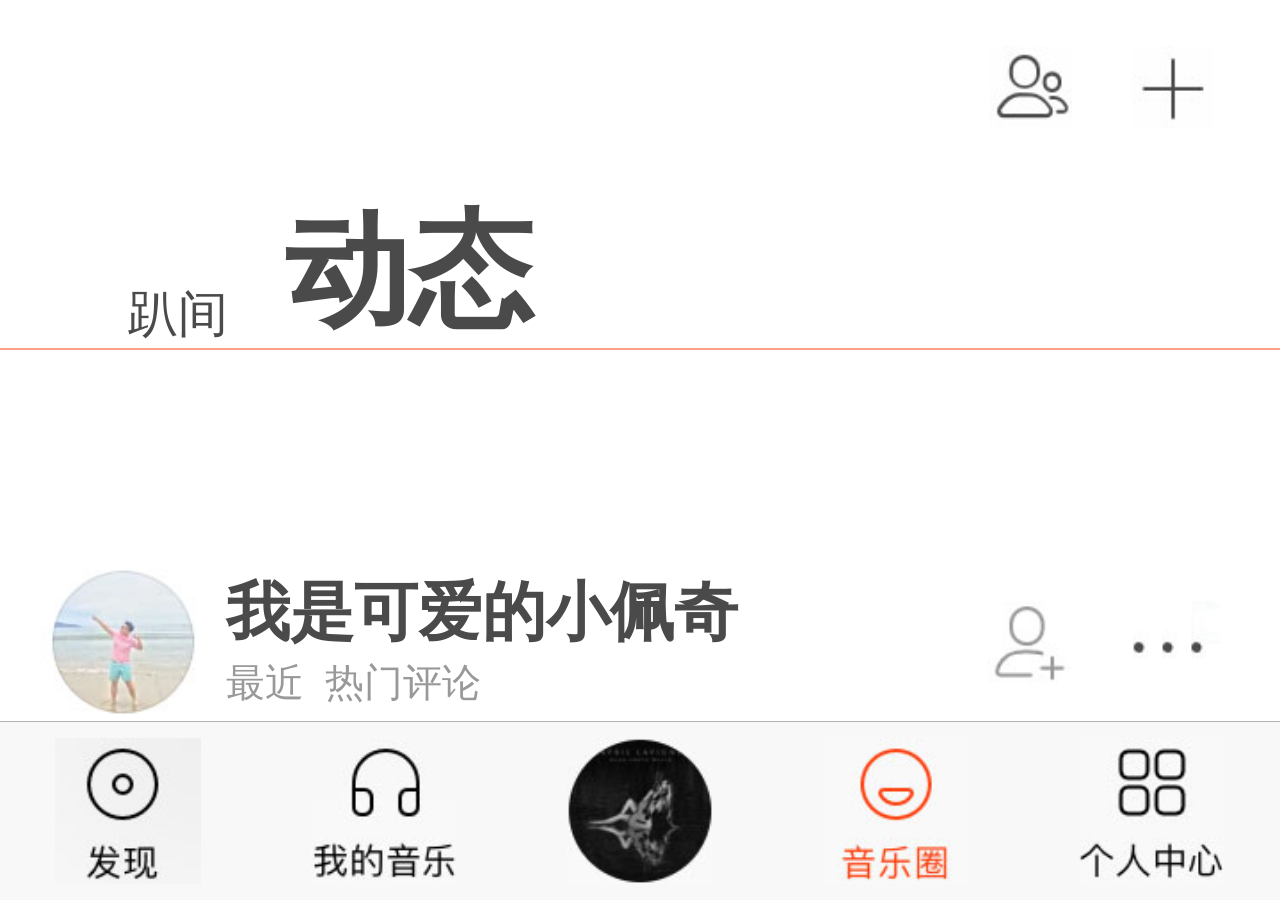
<file: musicBlog2.html>
<!doctype html>
<html lang="en">
<head>
<meta charset="UTF-8">
<meta name="viewport"
      content="width=device-width, user-scalable=no, initial-scale=1.0, maximum-scale=1.0, minimum-scale=1.0">
<meta http-equiv="X-UA-Compatible" content="ie=edge">
<title>音乐圈2</title>
<link rel="stylesheet" href="./css/public.css">
<link rel="stylesheet" href="./css/musicBlog.css">
</head>
<body>
<!--header-->
<header>
    <div class="header_mblogt">
        <a href="javascript:;">
          <img src="./img/blog01.jpg" alt="">
          <img src="./img/blog02.jpg" alt="">
        </a>
    </div>
    <div class="header_mblogb">
        <a href="musicBlog.html">趴间</a>
        <a href="javascript:;" style="width: .8rem;height: .45rem;font-weight: 800;font-size: .35rem;">动态</a>
    </div>
</header>
<!--section-->
<section class="bigSection">
    <div class="topics">
        <div class="bb_box1">
            <img src="./img/blog04.jpg" alt="">
            <div class="bbox1_top">
                <h1>我是可爱的小佩奇</h1>
                <p>最近 &nbsp;热门评论</p>
            </div>
            <a href="javascript:;" class="bb_doA">
                <img src="./img/blog03.jpg" alt="">
                <img src="./img/mymusic01_1.jpg" alt="">
            </a>
        </div>
        <p class="bb_msgP">有故事的歌，不好么？</p>
        <p class="bb_msgP">歌不就是用来抒发情感的么？</p>
        <p class="bb_msgP">无非是歌手的故事？游戏的故事？自己的故事？……</p>
        <a href="#" class="moreTalk">展开&nbsp;<img class="downArow" src="./img/blog13.jpg" alt=""></a>
        <a href="javascript:;" class="bb_msgImg">
            <img src="./img/blog14.jpg" alt="">
        </a>
        <a href="javascript:;" class="bb_zanA">
            256 条评论
            <span class="bb_zanSpan">
              <img src="./img/blog07.jpg" alt="">
              <img src="./img/blog08.jpg" alt="">
              <img src="./img/blog09.jpg" alt="">
          </span>
        </a>
        <a href="#" class="moreTalk">更多评论&nbsp;<img class="rightArow"  src="./img/blog11.jpg" alt=""></a>
    </div>
    <div class="topics">
        <div class="bb_box1">
            <img src="./img/blog04.jpg" alt="">
            <div class="bbox1_top">
                <h1>布拉德皮蛋&nbsp;<img src="./img/blog05.jpg" alt=""></h1>
                <p>最近 &nbsp;热门歌单</p>
            </div>
            <a href="javascript:;" class="bb_doA">
                <img src="./img/blog03.jpg" alt="">
                <img src="./img/mymusic01_1.jpg" alt="">
            </a>
        </div>
        <p class="bb_msgP">
            一个喜欢听英文歌的我喜欢的中文歌们，分享给大家，以歌会友~希望大家喜欢这个选集！(我也不知道谁写的这个。都读不通顺，还喜欢个毛线啊~~~)
        </p>
        <a href="javascript:;" class="bb_msgImg">
            <img src="./img/blog06.jpg" alt="">
        </a>
        <a href="javascript:;" class="bb_zanA">
            <img src="./img/blog10.jpg" alt="">
            <span class="bb_zanSpan">
                <img src="./img/blog07.jpg" alt="">
                <img src="./img/blog08.jpg" alt="">
                <img src="./img/blog09.jpg" alt="">
            </span>
        </a>
        <div class="talk_msgA">
            <a href="javascript:;">共233 条评论</a>
            <a href="javascript:;">清风醉、贾老三儿、娃他爸 等觉得很赞</a>
        </div>
        <a href="#" class="moreTalk">更多评论&nbsp;<img class="rightArow" src="./img/blog11.jpg" alt=""></a>
    </div>
    <div class="topics">
        <div class="topics_top">
            <h1>推荐话题</h1>
            <a href="javascript:;">全部268条 &nbsp;<img src="./img/dis-cont01.jpg" alt=""></a>
        </div>
        <div class="hotTopic">
            <a href="javascript:;">
            <img src="./img/blog12.jpg" alt="">
            </a>
            <a href="javascript:;">
            <img src="./img/blog12.jpg" alt="">
            </a>
            <a href="javascript:;">
            <img src="./img/blog12.jpg" alt="">
            </a>
            <a href="javascript:;">
            <img src="./img/blog12.jpg" alt="">
            </a>
        </div>
        <div class="bb_box1">
            <img src="./img/blog04.jpg" alt="">
            <div class="bbox1_top">
              <h1>Wong Thinyih&nbsp; </h1>
              <p>最近 &nbsp;热门评论</p>
            </div>
            <a href="javascript:;" class="bb_doA">
              <img src="./img/blog03.jpg" alt="">
              <img src="./img/mymusic01_1.jpg" alt="">
            </a>
        </div>
        <p class="bb_msgP">有故事的歌，不好么？</p>
        <p class="bb_msgP">歌不就是用来抒发情感的么？</p>
        <p class="bb_msgP">无非是歌手的故事？游戏的故事？自己的故事？……</p>
        <a href="#" class="moreTalk">展开&nbsp;<img class="downArow" src="./img/blog13.jpg" alt=""></a>
        <a href="javascript:;" class="bb_msgImg">
          <img src="./img/blog14.jpg" alt="">
        </a>
        <a href="javascript:;" class="bb_zanA">
          1 条评论
          <span class="bb_zanSpan">
              <img src="./img/blog07.jpg" alt="">
              <img src="./img/blog08.jpg" alt="">
              <img src="./img/blog09.jpg" alt="">
          </span>
        </a>
    </div>
    <div class="topics">
        <div class="topics_top">
            <h1>推荐好友</h1>
            <a href="javascript:;">更多 &nbsp;<img class="downArow" src="./img/dis-cont01.jpg" alt=""></a>
        </div>
        <div class="friendBox">
            <a href="javascript:;">
                <img src="./img/blog15.jpg" alt="">
                <h3>传说中的你父亲</h3>
                <p>虾小米为你推荐</p>
                <span>关注</span>
            </a>
            <a href="javascript:;">
                <img src="./img/blog16.jpg" alt="">
                <h3>小猪佩奇</h3>
                <p>虾小米为你推荐</p>
                <span>关注</span>
            </a>
            <a href="javascript:;">
                <img src="./img/blog17.jpg" alt="">
                <h3>孤独的富二代</h3>
                <p>虾小米为你推荐</p>
                <span>关注</span>
            </a>
            <a href="javascript:;">
                <img src="./img/blog15.jpg" alt="">
                <h3>传说中的你父亲</h3>
                <p>虾小米为你推荐</p>
                <span>关注</span>
            </a>
            <a href="javascript:;">
                <img src="./img/blog16.jpg" alt="">
                <h3>小猪佩奇</h3>
                <p>虾小米为你推荐</p>
                <span>关注</span>
            </a>
            <a href="javascript:;">
                <img src="./img/blog17.jpg" alt="">
                <h3>孤独的富二代</h3>
                <p>虾小米为你推荐</p>
                <span>关注</span>
            </a>
        </div>
    </div>
    <div class="topics">
        <div class="bb_box1">
            <img src="./img/blog04.jpg" alt="">
            <div class="bbox1_top">
                <h1>吊儿郎当大腿</h1>
                <p>最近 &nbsp;热门评论</p>
            </div>
            <a href="javascript:;" class="bb_doA">
                <img src="./img/blog03.jpg" alt="">
                <img src="./img/mymusic01_1.jpg" alt="">
            </a>
        </div>
        <p class="bb_msgP">有故事的歌，不好么？</p>
        <p class="bb_msgP">歌不就是用来抒发情感的么？</p>
        <p class="bb_msgP">无非是歌手的故事？游戏的故事？自己的故事？……</p>
        <a href="#" class="moreTalk">展开&nbsp;<img class="downArow" src="./img/blog13.jpg" alt=""></a>
        <a href="javascript:;" class="bb_msgImg">
            <img src="./img/blog14.jpg" alt="">
        </a>
        <a href="javascript:;" class="bb_zanA">
            26 条评论
            <span class="bb_zanSpan">
              <img src="./img/blog07.jpg" alt="">
              <img src="./img/blog08.jpg" alt="">
              <img src="./img/blog09.jpg" alt="">
          </span>
        </a>
        <a href="#" class="moreTalk">更多评论&nbsp;<img class="rightArow"  src="./img/blog11.jpg" alt=""></a>
    </div>
</section>
<!--footer-->

<footer>
    <a href="discovers.html">
        <img src="./img/foot02_2.jpg" alt="">
    </a>
    <a href="myMusic.html">
        <img src="./img/foot03.jpg" alt="">
    </a>
    <a href="player.html"><img src="./img/foot01.jpg" alt=""></a>
    <a href="musicBlog.html"><img src="./img/foot04_2.jpg" alt=""></a>
    <a href="personalPage.html"><img src="./img/foot05.jpg" alt=""></a>
</footer>
</body>
</html>
</file>
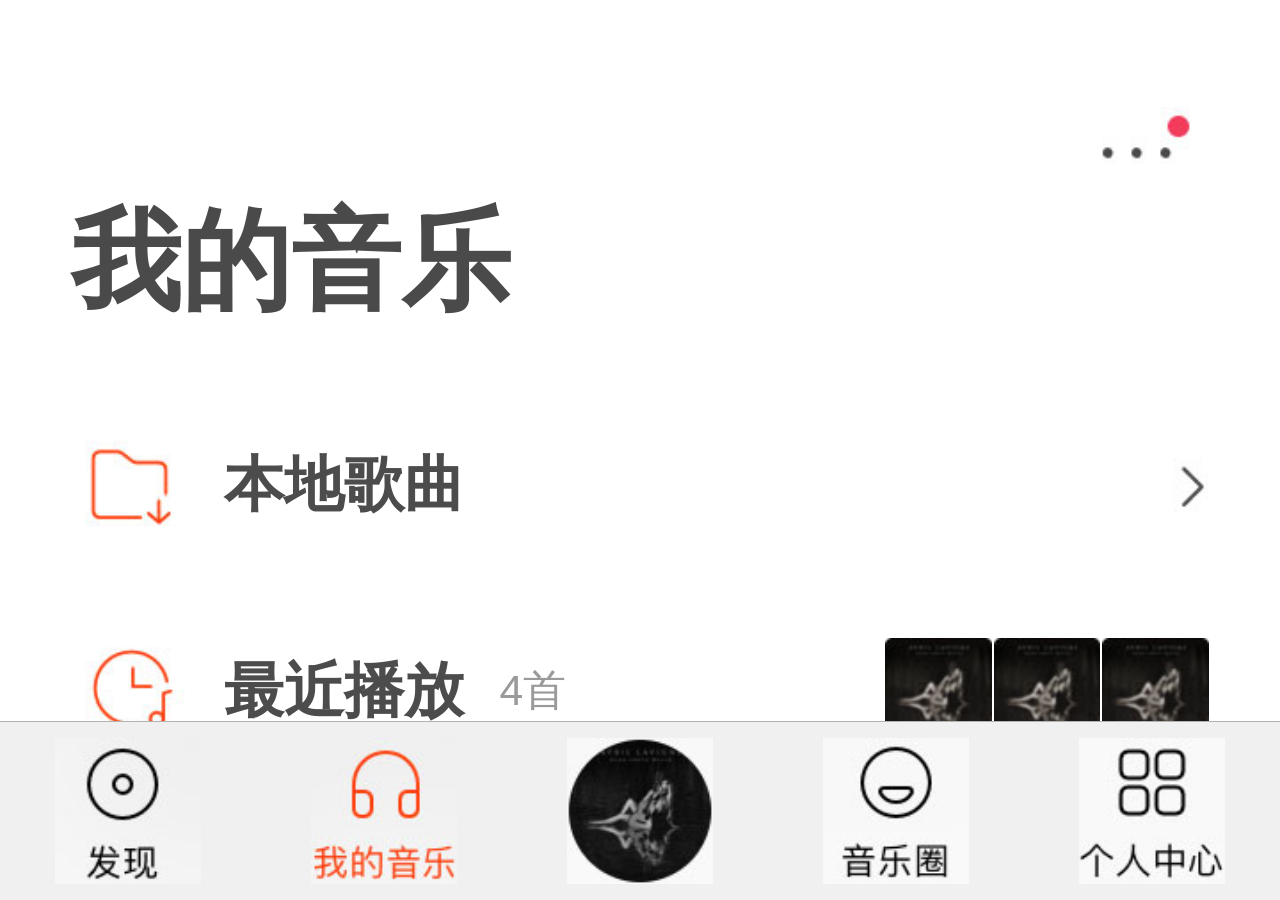
<file: myMusic.html>
<!doctype html>
<html lang="en">
<head>
  <meta charset="UTF-8">
  <meta name="viewport"
        content="width=device-width, user-scalable=no, initial-scale=1.0, maximum-scale=1.0, minimum-scale=1.0">
  <meta http-equiv="X-UA-Compatible" content="ie=edge">
  <title>我的音乐</title>
  <link rel="stylesheet" href="./css/public.css">
  <link rel="stylesheet" href="./css/myMusic.css">
</head>
<body>
<!--header-->
<header>
  <a href="#"><img src="./img/mymusic01.jpg" alt="消息通知"></a>
  <h1>我的音乐</h1>
</header>
<!--content-->
<section class="contentDiv">
  <a class="cont_boxA" href="javascript:;">
      <img class="contb_fImg" src="./img/mymusic02.jpg" alt="">
      <div class="contb_msg">
          <h2>本地歌曲</h2>
          <div class="contb_msg02">
            <span></span>
            <div class="cont_imgBox">
                <img class="contb_lImg01" src="./img/dis-cont01.jpg" alt="">
            </div>
          </div>
      </div>
  </a>
  <a class="cont_boxA" href="javascript:;">
      <img class="contb_fImg" src="./img/mymusic03.jpg" alt="">
      <div class="contb_msg">
          <h2>最近播放</h2>
          <div class="contb_msg02">
            <span>4首</span>
            <div class="cont_imgBox">
              <img class="contb_lImg02" src="./img/mymusic08.jpg" alt="">
              <img class="contb_lImg02" src="./img/mymusic08.jpg" alt="">
              <img class="contb_lImg02" src="./img/mymusic08.jpg" alt="">
            </div>
          </div>
      </div>
  </a>
  <a class="cont_boxA" href="javascript:;">
      <img class="contb_fImg" src="./img/mymusic02.jpg" alt="">
      <div class="contb_msg">
          <h2>我的收藏</h2>
          <div class="contb_msg02">
            <span>歌曲/专辑/艺人/MV/头条</span>
              <div class="cont_imgBox">
                <img class="contb_lImg01" src="./img/dis-cont01.jpg" alt="">
              </div>
          </div>
      </div>
  </a>
  <a class="cont_boxA" href="javascript:;">
      <img class="contb_fImg" src="./img/mymusic05.jpg" alt="">
      <div class="contb_msg">
          <h2>离线音乐包</h2>
          <div class="contb_msg02">
              <span>免流量</span>
              <div class="cont_imgBox">
                <img class="contb_lImg01" src="./img/dis-cont01.jpg" alt="">
              </div>
          </div>
      </div>
  </a>
  <a class="cont_boxA" href="javascript:;">
      <img class="contb_fImg" src="./img/mymusic06.jpg" alt="">
      <div class="contb_msg">
          <h2>已购音乐</h2>
          <div class="contb_msg02">
              <span></span>
              <div class="cont_imgBox">
                <img class="contb_lImg01" src="./img/dis-cont01.jpg" alt="">
              </div>
          </div>
      </div>
  </a>
  <a class="cont_boxA" href="javascript:;">
        <img class="contb_fImg" src="./img/mymusic07.jpg" alt="">
        <div class="contb_msg">
            <h2>会员免费曲库</h2>
            <div class="contb_msg02">
                <span>0/0</span>
                <div class="cont_imgBox">
                  <img class="contb_lImg02" src="./img/mymusic09.jpg" alt="">
                  <img class="contb_lImg02" src="./img/mymusic10.jpg" alt="">
                  <img class="contb_lImg02" src="./img/mymusic11.jpg" alt="">
                </div>
            </div>
        </div>
    </a>
  <div class="bulidGeList">
    <h1>创建的歌单 <span>0</span></h1>
    <a href="javascript:;"><img src="./img/mymusic01_1.jpg" alt=""></a>
  </div>
  <div class="maybeLike">
    <div class="mbLike_top">
      <h1>可能喜欢的音乐</h1>
      <a class="mbLike_tright">
        <img src="./img/mymusic12.jpg" alt="">
        <span>换一批</span>
      </a>
    </div>
    <div class="mbLike_bto">
      <a href="javascript:;">
        <img src="./img/mymusic13.jpg" alt="">
        <p>90后在KTV</p>
      </a>
      <a href="javascript:;">
        <img src="./img/mymusic14.jpg" alt="">
        <p>前奏直接秒杀的纯音乐</p>
      </a>
      <a href="javascript:;">
        <img src="./img/mymusic15.jpg" alt="">
        <p>一听就入迷的英文歌</p>
      </a>
      <a href="javascript:;">
        <img src="./img/mymusic13.jpg" alt="">
        <p>90后在KTV</p>
      </a>
      <a href="javascript:;">
        <img src="./img/mymusic14.jpg" alt="">
        <p>前奏直接秒杀的纯音乐</p>
      </a>
      <a href="javascript:;">
        <img src="./img/mymusic15.jpg" alt="">
        <p>一听就入迷的英文歌</p>
      </a>
      <a href="javascript:;">
        <img src="./img/mymusic13.jpg" alt="">
        <p>90后在KTV</p>
      </a>
      <a href="javascript:;">
        <img src="./img/mymusic14.jpg" alt="">
        <p>前奏直接秒杀的纯音乐</p>
      </a>
      <a href="javascript:;">
        <img src="./img/mymusic15.jpg" alt="">
        <p>一听就入迷的英文歌</p>
      </a>
    </div>
  </div>
</section>
<!--footer-->
<footer>
  <a href="discovers.html">
    <img src="./img/foot02_2.jpg" alt="">
  </a>
  <a href="myMusic.html">
    <img src="./img/foot03_2.jpg" alt="">
  </a>
  <a href="player.html"><img src="./img/foot01.jpg" alt=""></a>
  <a href="musicBlog.html"><img src="./img/foot04.jpg" alt=""></a>
  <a href="personalPage.html"><img src="./img/foot05.jpg" alt=""></a>
</footer>
</body>
</html>
</file>
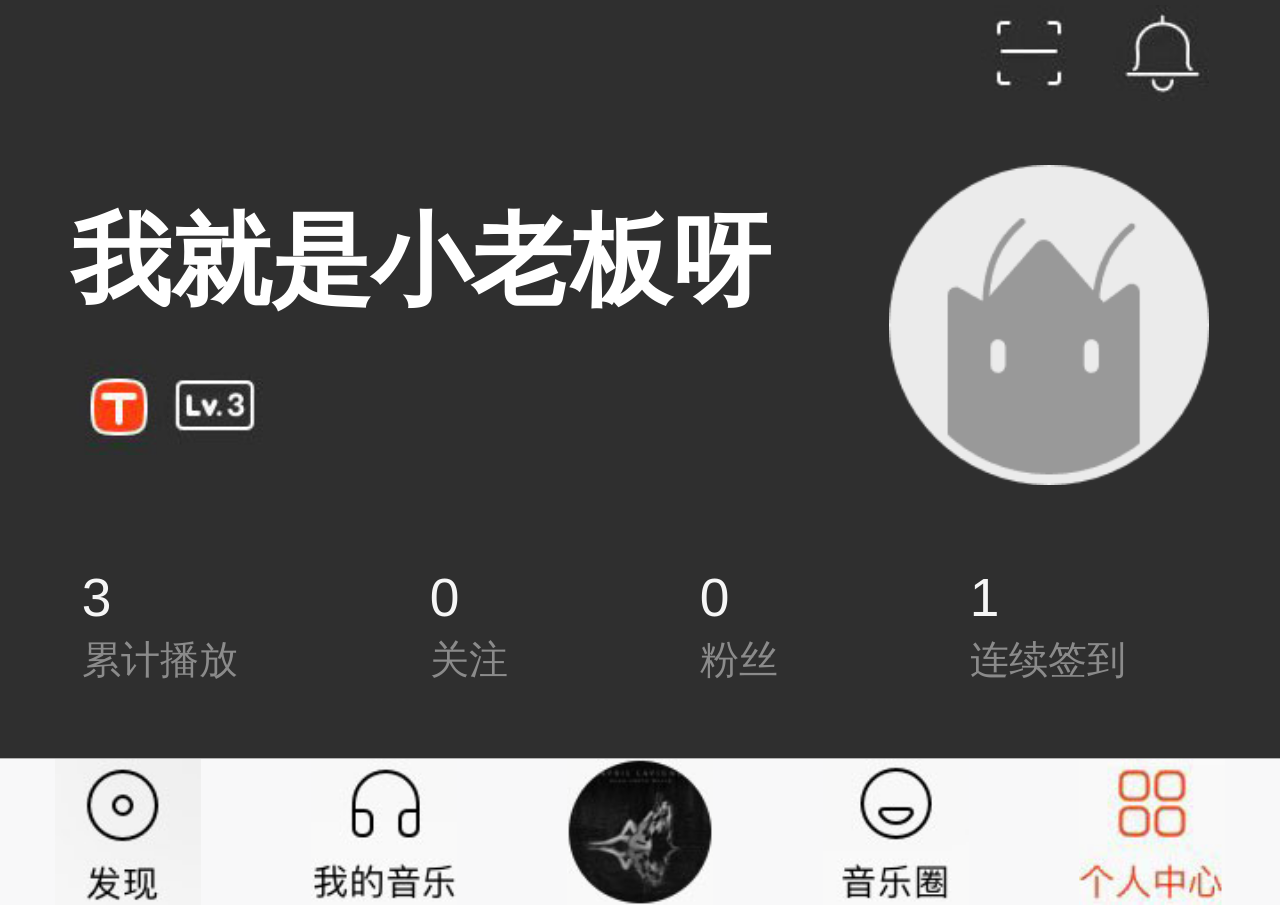
<file: personalPage.html>
<!doctype html>
<html lang="en">
<head>
<meta charset="UTF-8">
<meta name="viewport"
      content="width=device-width, user-scalable=no, initial-scale=1.0, maximum-scale=1.0, minimum-scale=1.0">
<meta http-equiv="X-UA-Compatible" content="ie=edge">
<title>个人中心</title>
<link rel="stylesheet" href="./css/public.css">
<link rel="stylesheet" href="./css/personalPage.css">
</head>
<body>
<!--header-->
<header>
	<div id="ppHeader_top">
		<h4>我就是小老板呀</h4>
		<span></span>
		<span></span>
	</div>
	<div id="ppHeader_bto">
		<div class="phb01">
			<div class="phb01_lfet">
				<h1 id="userNameDiy">我就是小老板呀</h1>
				<p>
					<img src="./img/ppage03.jpg" alt="">
					<img src="./img/ppage04.jpg" alt="">
				</p>
			</div>
			<img class="userPto" src="./img/userPhoto.png" alt="">
		</div>
		<div class="phb02">
			<a href="#">3 <span>累计播放</span></a>
			<a href="#">0 <span>关注</span></a>
			<a href="#">0 <span>粉丝</span></a>
			<a href="#">1 <span>连续签到</span></a>
		</div>
	</div>
</header>
<!--content-->
<section class="bigContent">
	<div class="pcontentBox">
		<a class="cont_boxA" href="javascript:;">
			<img class="contb_fImg" src="./img/ppage05.jpg" alt="">
			<div class="contb_msg">
				<h2>会员中心</h2>
				<div class="contb_msg02">
					<span>还有97天到期</span>
					<div class="cont_imgBox">
						<img class="contb_lImg01" src="./img/dis-cont01.jpg" alt="">
					</div>
				</div>
			</div>
		</a>
		<a class="cont_boxA" href="javascript:;">
			<img class="contb_fImg" src="./img/ppage06.jpg" alt="">
			<div class="contb_msg">
				<h2>福利任务</h2>
				<div class="contb_msg02">
					<span></span>
					<div class="cont_imgBox">
						<img class="contb_lImg01" src="./img/dis-cont01.jpg" alt="">
					</div>
				</div>
			</div>
		</a>
		<a class="cont_boxA" href="javascript:;">
			<img class="contb_fImg" src="./img/ppage07.jpg" alt="">
			<div class="contb_msg">
				<h2>养虾米</h2>
				<div class="contb_msg02">
					<span></span>
					<div class="cont_imgBox">
						<img class="contb_lImg01" src="./img/dis-cont01.jpg" alt="">
					</div>
				</div>
			</div>
		</a>
	</div>
	<div class="pcontentBox">
		<a class="cont_boxA" href="javascript:;">
			<img class="contb_fImg" src="./img/ppage08.jpg" alt="">
			<div class="contb_msg">
				<h2>设置</h2>
				<div class="contb_msg02">
					<span></span>
					<div class="cont_imgBox">
						<img class="contb_lImg01" src="./img/dis-cont01.jpg" alt="">
					</div>
				</div>
			</div>
		</a>
		<a class="cont_boxA" href="javascript:;">
			<img class="contb_fImg" src="./img/ppage09.jpg" alt="">
			<div class="contb_msg">
				<h2>我的音乐偏好</h2>
				<div class="contb_msg02">
					<span></span>
					<div class="cont_imgBox">
						<img class="contb_lImg01" src="./img/dis-cont01.jpg" alt="">
					</div>
				</div>
			</div>
		</a>
		<a class="cont_boxA" href="javascript:;">
			<img class="contb_fImg" src="./img/ppage10.jpg" alt="">
			<div class="contb_msg">
				<h2>夜间模式</h2>
				<div class="contb_msg02">
					<span></span>
					<div class="cont_imgBox">
						<img class="contb_lImgK" src="./img/ppagesK01.png" alt="">
					</div>
				</div>
			</div>
		</a>
		<a class="cont_boxA" href="javascript:;">
			<img class="contb_fImg" src="./img/ppage11.jpg" alt="">
			<div class="contb_msg">
				<h2>主题换肤</h2>
				<div class="contb_msg02">
					<span>虾米白</span>
					<div class="cont_imgBox">
						<img class="contb_lImg01" src="./img/dis-cont01.jpg" alt="">
					</div>
				</div>
			</div>
		</a>
		<a class="cont_boxA" href="javascript:;">
			<img class="contb_fImg" src="./img/ppage12.jpg" alt="">
			<div class="contb_msg">
				<h2>驾驶模式</h2>
				<div class="contb_msg02">
					<span></span>
					<div class="cont_imgBox">
						<img class="contb_lImg01" src="./img/dis-cont01.jpg" alt="">
					</div>
				</div>
			</div>
		</a>
		<a class="cont_boxA" href="javascript:;">
			<img class="contb_fImg" src="./img/ppage13.jpg" alt="">
			<div class="contb_msg">
				<h2>亲子模式</h2>
				<div class="contb_msg02">
					<span></span>
					<div class="cont_imgBox">
						<img class="contb_lImg01" src="./img/dis-cont01.jpg" alt="">
					</div>
				</div>
			</div>
		</a>
		<a class="cont_boxA" href="javascript:;">
			<img class="contb_fImg" src="./img/ppage14.jpg" alt="">
			<div class="contb_msg">
				<h2>定时关闭</h2>
				<div class="contb_msg02">
					<span></span>
					<div class="cont_imgBox">
						<img class="contb_lImg01" src="./img/dis-cont01.jpg" alt="">
					</div>
				</div>
			</div>
		</a>
	</div>
	<div class="pcontentBox">
		<a class="cont_boxA" href="javascript:;">
			<img class="contb_fImg" src="./img/ppage15.jpg" alt="">
			<div class="contb_msg">
				<h2>我的赞赏</h2>
				<div class="contb_msg02">
					<span></span>
					<div class="cont_imgBox">
						<img class="contb_lImg01" src="./img/dis-cont01.jpg" alt="">
					</div>
				</div>
			</div>
		</a>
		<a class="cont_boxA" href="javascript:;">
			<img class="contb_fImg" src="./img/ppage16.jpg" alt="">
			<div class="contb_msg">
				<h2>我的二维码</h2>
				<div class="contb_msg02">
					<span></span>
					<div class="cont_imgBox">
						<img class="contb_lImg01" src="./img/dis-cont01.jpg" alt="">
					</div>
				</div>
			</div>
		</a>
	</div>
	<div class="pcontentBox">
		<a class="cont_boxA" href="javascript:;">
			<img class="contb_fImg" src="./img/ppage17.jpg" alt="">
			<div class="contb_msg">
				<h2>虾币</h2>
				<div class="contb_msg02">
					<span>0.00</span>
					<div class="cont_imgBox">
						<img class="contb_lImg01" src="./img/dis-cont01.jpg" alt="">
					</div>
				</div>
			</div>
		</a>
		<a class="cont_boxA" href="javascript:;">
			<img class="contb_fImg" src="./img/ppage18.jpg" alt="">
			<div class="contb_msg">
				<h2>免流听音乐</h2>
				<div class="contb_msg02">
					<span></span>
					<div class="cont_imgBox">
						<img class="contb_lImg01" src="./img/dis-cont01.jpg" alt="">
					</div>
				</div>
			</div>
		</a>
		<a class="cont_boxA" href="javascript:;">
			<img class="contb_fImg" src="./img/ppage19.jpg" alt="">
			<div class="contb_msg">
				<h2>邀请好友，互得VIP会员</h2>
				<div class="contb_msg02">
					<span></span>
					<div class="cont_imgBox">
						<img class="contb_lImg01" src="./img/dis-cont01.jpg" alt="">
					</div>
				</div>
			</div>
		</a>
		<a class="cont_boxA" href="javascript:;">
			<img class="contb_fImg" src="./img/ppage20.jpg" alt="">
			<div class="contb_msg">
				<h2>点歌台</h2>
				<div class="contb_msg02">
					<span>官方电话短信通知</span>
					<div class="cont_imgBox">
						<img class="contb_lImg01" src="./img/dis-cont01.jpg" alt="">
					</div>
				</div>
			</div>
		</a>
		<a class="cont_boxA" href="javascript:;">
			<img class="contb_fImg" src="./img/ppage21.jpg" alt="">
			<div class="contb_msg">
				<h2>3小时公益</h2>
				<div class="contb_msg02">
					<span></span>
					<div class="cont_imgBox">
						<img class="contb_lImg01" src="./img/dis-cont01.jpg" alt="">
					</div>
				</div>
			</div>
		</a>
	</div>
	<div class="pcontentBox" style="border: none">
		<a class="cont_boxA" href="javascript:;">
			<img class="contb_fImg" src="./img/ppage22.jpg" alt="">
			<div class="contb_msg">
				<h2>意见反馈</h2>
				<div class="contb_msg02">
					<span></span>
					<div class="cont_imgBox">
						<img class="contb_lImg01" src="./img/dis-cont01.jpg" alt="">
					</div>
				</div>
			</div>
		</a>
		<a class="cont_boxA" href="javascript:;">
			<img class="contb_fImg" src="./img/ppage23.jpg" alt="">
			<div class="contb_msg">
				<h2>我的客服</h2>
				<div class="contb_msg02">
					<span></span>
					<div class="cont_imgBox">
						<img class="contb_lImg01" src="./img/dis-cont01.jpg" alt="">
					</div>
				</div>
			</div>
		</a>
	</div>
	<div class="exitBox">
		<h5>虾米音乐ID <span>520131421</span></h5>
		<a href="login.html">退出</a>
	</div>
</section>

<!--footer-->
<footer>
	<a href="discovers.html">
		<img src="./img/foot02_2.jpg" alt="">
	</a>
	<a href="myMusic.html">
		<img src="./img/foot03.jpg" alt="">
	</a>
	<a href="player.html"><img src="./img/foot01.jpg" alt=""></a>
	<a href="musicBlog.html"><img src="./img/foot04.jpg" alt=""></a>
	<a href="personalPage.html"><img src="./img/foot05_2.jpg" alt=""></a>
</footer>
</body>
</html>
</file>
<file: css/public.css>
body,p,dl,dd,ul,ol,li,div,h1,h2,h3,h4,h5,h6,form,input,table,tr,td{
  margin:0;
  padding:0;
}
html,body{
  height: 100%;
  width:100%;
}
html{
  font-size: 27.78vw;
}
body{
  font-family: "微软雅黑",Arial;
  display: -webkit-flex;
  flex-direction: column;
  overflow-x: hidden;
  height: 100%;
}
h1,h2,h3{
  color: #4a4a4a;
}
ul,ol{
  list-style:none;
}
img{
  border: 0;
  display: block;
}
a{
  text-decoration: none;
  font-size:0.16rem;
}
li,p{
  font-size:0.16rem;
}
/*footer*/
footer{
  height: .5rem;
  width: 100%;
  background-color: #f8f8f9;
  border-top: 1px solid #b2b2b2;
  display: -webkit-flex;
  justify-content: space-around;
  align-items: center;
}
footer a{
  display: block;
}
footer a img {
  width: .41rem;
  height: .41rem;
}
</file>
<file: css/index.css>
#welcomeBox{
  background-color: #fffcf7;
}
#wel_box01{
  width: 100%;
  height: 6.0rem;
  display: -webkit-flex;
  flex-direction: column;
  justify-content: center;
  align-items: center;
}
#wel_box01 img:first-child{
  width: .74rem;
  height: .65rem;
  margin-bottom: .15rem;
}
#wel_box01 img:last-child{
  width: 1.76rem;
  height: .38rem;

}
#wel_box02{
  width: 100%;
}
#wel_box02 img{
  margin: 0 auto;
}
#wel_box02 img:first-child{
  width: .85rem;
  height: .2rem;
}
#wel_box02 img:last-child{
  width: 1.66rem;
  height: .12rem;
}
</file>
<file: css/discovers.css>
/*header*/
header{
  width: 100%;
  margin-top: .27rem;
}
.header_top{
  height: .31rem;
  display: -webkit-flex;
  justify-content: center;
}
#headimg-1,#headimg-3{
  width:.31rem;
  height: .31rem;
}
#serach_span{
  width: 2.5rem;
  height: .31rem;
  font-size: .12rem;
  color: #8e8e93;
  border:1px solid #cccccc;
  border-radius: 6px;
  margin:0 .14rem 0 .14rem;
  display: -webkit-flex;
  align-items: center;
}
#serach_span img{
  width: .2rem;
  height: .2rem;
  margin-left: .08rem;
  padding-right: .12rem;
}
.header_h1{
  width: 100%;
  display: -webkit-flex;
  align-items: center;
  justify-content: flex-start;

}
.header_h1 span{
  width: 1.25rem;
  text-align: left;
  font-size: .16rem;
  font-weight: 100;
  color: #999999;
  display: -webkit-flex;
  align-items: center;
  margin-left: .15rem;
}
#headimg-back{
  width: .19rem;
  height: .26rem;
}
.header_h1 .header_h1Span{
  font-size: .18rem;
  font-weight: 800;
  color: #4a4a4a;
}
/*功能选区-chooseZone*/
#chooseZone{
  width: 100%;
  /*height: .8rem;*/
}
#choZone_a{
  width: 100%;
  height: .6rem;
  display: -webkit-flex;
  align-items: flex-end;
  border-bottom: 1px solid #ffa087;
  padding-left: .3rem;
}
#choZone_a a{
  width: .46rem;
  height: .25rem;
  font-size: .14rem;
  color: #4a4a4a;
  padding-bottom: 5px;
}
/*#choZone_a a:hover{*/
  /*width: .8rem;*/
  /*height: .45rem;*/
  /*font-weight: 800;*/
  /*font-size: .35rem;*/
/*}*/

#choZone_celect{
  display: -webkit-flex;
  justify-content: space-between;
  align-items: center;
  padding: .1rem 0;
}
.celectBtn{
  width: .8rem;
  height: .3rem;
  background-color: #f2f2f2;
  font-size: .12rem;
  color: #4a4a4a;
  text-align: center;
  line-height: .3rem;
  border-radius: .15rem;
  margin-left: .2rem;
}
.celectMore{
  display: -webkit-flex;
  margin-right: .2rem;
}
.celectMore span{
  display: block;
  width: .55rem;
  height: .3rem;
  background-color: #ff410f;
  font-size: .12rem;
  text-align: center;
  line-height: .3rem;
  color: #ffffff;
  border-radius: .15rem;
  margin-right: .1rem;
}
.celectMore a{
  display: -webkit-flex;
  align-items: center;
  color: #4a4a4a;
  font-size: .12rem;
}
.celectMore a img{
  width: .15rem;
  height: .1rem;
  margin-left: .15rem;
}


/*contentBox*/
#contentBox {
  width: 100%;
  margin-top: .1rem;
  -webkit-flex: 1;
  overflow-x: hidden;
  overflow-y: auto;
}


#swiper_div{
  width: 100%;
  padding-bottom:.18rem;
}
.swiper-container{
  width: 3.35rem;
  height: 1.08rem;
  margin: 0 auto;
}
.swiper-slide img{
  width: 3.35rem;
  height: 1.08rem;
}


.contentBox_collect{
  display: -webkit-flex;
  align-items: center;
  justify-content: center;
}
.contentBox_collect img{
  width: 1.9rem;
  height: 1.9rem;
}



#content_box02{
  width: 100%;
  /*margin-top: .18rem;*/
  display: -webkit-flex;
  justify-content: space-around;
  align-items: center;
}
#content_box02 a{
  display: block;
  text-align: center;
  /*margin-left: .28rem;*/
}
#content_box02 a img{
  width: .54rem;
  height: .54rem;
  margin: 0 auto;
}
#content_box02 a span{
  font-size: .12rem;
  color: #bdbdbd;
  text-align: center;
}


.content_box03{
  width: 100%;
  margin-top: .32rem;
}
.cBox03_top{
  width: 3.3rem;
  height: .27rem;
  margin: 0 auto;
  display: -webkit-flex;
  justify-content: space-between;
}
.cBox03_top h3{
  font-size:.21rem ;
  color: #000;
  margin-left: 5px;
}
.cBox03_top h3 span{
  font-size:.11rem ;
  color: #4e4e4e;
  margin-left: 5px;
}
.cBox03_top a{
  display: -webkit-flex;
  font-size: .13rem;
  color: #4e4e4e;
  align-items: center;
}
.cBox03_top a img{
  width: .1rem;
  height: .15rem;
  margin-left: .08rem;
}
.cBox03_bto{
  width: 100%;
  display: -webkit-flex;
  flex-wrap: wrap;
 }
.cBox03_bto a{
  /*display: block;*/
  -webkit-flex: 1;
  margin-top: .2rem;
  margin-left: .11rem;
  position: relative;
}
.cBox03_bto a img{
  width: 1.06rem;
  height: .99rem;
  margin-bottom: .16rem;
}
.cBox03_bto a .v_img{
  width: 1.62rem;
  height: .9rem;
  margin-bottom: .16rem;
}
.cBox03_bto a span{
  display: block;
  font-size:.14rem;
  color: #525252;
  text-align: left;
}
.cBox03_bto a span:nth-of-type(2){
  width: .98rem;
  white-space: nowrap;
  overflow: hidden;
  text-overflow: ellipsis;
  margin-bottom: .15rem;
}
.cBox03_bto a h4{
  font-size:.13rem ;
  color: #4a4a4a;
}
.cBox03_bto a h5{
  font-size:.13rem ;
  color: #4a4a4a;
  text-align: center;
}
.cBox03_bto a h6{
  font-size:.1rem ;
  color: #ffa087;
  text-align: center;
  font-weight: 100;
  margin-top: 5px;
}
.cBox03_bto a p{
  /*width: .98rem;*/
  font-size: .05rem;
  color: #999999;
}




.content_box04{
  width: 100%;
  margin-top: .5rem;
  display: -webkit-flex;
  align-items: center;
  flex-direction: column;
}
.cBox04_bto{
  margin-top: .3rem;
}
.cb04_fA{
  display: block;
}
.cb04_fImg{
  width: 3.35rem;
  height: 1.93rem;
}
.cBo4_bto{
  width: 3.35rem;
  margin-top: .2rem;
  display: -webkit-flex;
  justify-content: space-between;

}
.cBo4_bto a{
  display: block;
}
.cb04_b01A img{
  width: 2.2rem;
  height: 1.24rem;
}
.cb04_b01A span{
 font-size: .13rem;
  color: #4a4849;
  font-weight: 800;
}
.cb04_b02A img{
  width: 1.05rem;
  height: 1.05rem;
}
.cb04_b02A span{
  font-size: .11rem;
  color: #4b4b4b;
}
.cb04_b02A h6{
  font-size: .08rem;
  color: #bfbfbf;
}

.content_box05{
  margin-top: .5rem;
}
.cBox05_bto{
  margin-top: .2rem;
  display: -webkit-flex;
  align-items: center;
  flex-direction: column;
}
.cb05_btoImg{
  width: 3.35rem;
  height:1.08rem ;
}
.cb05_btoImg_v{
  width: 3.35rem;
  height:1.86rem ;
}
.cb05_btoA{
  width: 3.35rem;
  display: -webkit-flex;
  margin-top: .13rem;
}
.cb05_btoA img:nth-child(1){
  width: 1.25rem;
  height: .27rem;
}
.cb05_btoA img:nth-child(2){
  width: .3rem;
  height: .27rem;
  margin-left: 1.3rem;
}
.cb05_btoA img:nth-child(3){
  width: .33rem;
  height: .27rem;
  margin-left: .15rem;
}
.cb05_btoH{
  width: 3.35rem;
  font-size: .14rem;
  margin-top: .18rem;
}
.cb05_btoSpan{
  width: 3.35rem;
  display: -webkit-flex;
  margin-top: .1rem;
}
.cb05_btoSpan span{
  font-size: .12rem;
  color: #999999;
}
.cb05_btoSpan .cb05_span{
  display: block;
  width: 1.8rem;
  white-space: nowrap;
  overflow: hidden;
  text-overflow: ellipsis;
}
.cBox05_bto02{
  display: -webkit-flex;
  justify-content: space-between;
  align-items: center;
  width: 3.35rem;
  margin: .15rem 0;
}
.cBox05_bto02 img{
  width: 1.07rem;
  height: .6rem;
}
.cBox05_bto03{
  width: 2.12rem;
}
.cBox05_bto03 p{
  font-size: .12rem;
  color: #4a4a4a;
}
.cBox05_bto03Span{
  display: -webkit-flex;
  height: .2rem;
  margin-top: .05rem;
}
.cBox05_bto03Span img{
  width: .2rem;
  height: .2rem;
}
.cBox05_bto03Span span{
  display: block;
  height: .2rem;
  line-height: .2rem;
  font-size: .1rem;
  color: #999999;
  margin-left: .05rem;
}
</file>
<file: css/login.css>
#loginBox{
    width: 100%;
    height: 100%;
    position: relative;
}
#loginBox_bef{
    width: 100%;
    height: 100%;
    background: url("../../img/timg.jpg") 0 0 no-repeat;
    background-size: 100% 100%;
}
/*注册/登录相关*/
#loginBox_beh{
    width: 100%;
    height: 100%;
    position: absolute;
    top: 0;
    left: 0;
    background-color: rgba(0,0,0,.4);
    display: -webkit-flex;
    flex-direction: column;
    justify-content: space-between;
}

#choseDiv{
    height: .6rem;
    display: -webkit-flex;
    justify-content: space-between;
    align-items: center;
}
#choseDiv a{
    display: block;
    font-size: .15rem;
    color: #ffffff;
    margin: 0 .22rem;
}
#choseDiv #closeBtn{
    width: .18rem;
    height: .18rem;
}
#toolsChoose{
    width: 3.25rem;
    margin: 0 auto;
}
#choseLogin{
   /*display: none;*/
}

#choseLogin h1{
   font-size: .33rem;
    color: #ffffff;
    font-weight: 100;
    margin-top: .3rem;
}
.choose_lis{
    display: block;
    height: .35rem;
    margin-top: .2rem;
    display: -webkit-flex;
    justify-content: space-between;
    align-items: center;
}
.choose_span{
    display: block;
    height: .35rem;
    font-size: .2rem;
    line-height: .35rem ;
    color: #cccccc;
}
.choose_lis input{
    display: block;
    height: .3rem;
    width:2.0rem ;
    margin-right: .1rem;
    background-color: rgba(0,0,0, .1);
    border:none;
    color: #cccccc;
    font-size: .18px;
    text-indent: .05rem;
}
#dengBtn, #regBtn01{
    display: block;
    width: 3.2rem;
    height: .48rem;
    background-color:#5055644f;
    border: 1px solid #4b5a85;
    outline: none;
    border-radius: .1rem;
    font-size: .15rem;
    color: #ffffff;
    margin: .45rem auto 0;
}
.helpDiv{
    height: .6rem;
    display: -webkit-flex;
    justify-content: space-between;
    align-items: center;
}
.helpDiv a{
    display: -webkit-flex;
    justify-content: space-between;
    align-items: center;
    color: #ffffff;
    font-size: .12rem;
}
#choseReg{
    display: none;
}
#choseReg h1{
    font-size: .33rem;
    color: #ffffff;
    font-weight: 100;
    margin-top: .3rem;
}


.partner{
    display: -webkit-flex;
    align-items: center;
    margin-bottom: .5rem;
}
.partner img{
    width: .4rem;
    height: .4rem;
    margin-left: .2rem;
}
</file>
<file: css/musicBlog.css>
/*header*/
header{
  height: 1.0rem;
}
.header_mblogt{
  height: .49rem;
  display: -webkit-flex;
  justify-content: flex-end;
}
.header_mblogt a{
  width: 25%;
  height: 100%;
  display: -webkit-flex;
  justify-content: space-around;
  align-items: center;
}
.header_mblogt img:nth-child(1){
  height: .23rem;
  width: .23rem;
}
.header_mblogt img:nth-child(2){
  height: .23rem;
  width: .23rem;
  margin-right: .1rem;
}
.header_mblogb{
  height: .49rem;
  border-bottom: 2px solid #ffa087;
  display: -webkit-flex;
  align-items: flex-end;
  padding-left: .2rem;
}
.header_mblogb a{
  display: block;
  font-size: .14rem;
  color: #4a4a4a;
  margin-left: .16rem;
}
.header_mblogb a:hover{
  font-size: .32rem;
  color: #4a4a4a;
  font-weight: 800;
}

/*section*/

.bigSection{
  margin-top: .35rem;
  -webkit-flex: 1;
  overflow-x: hidden;
  overflow-y: auto;
}
.bs_box1{
  width: 95%;
  margin: 0 auto;
}
.bb_box1{
  display: -webkit-flex;
  justify-content: space-around;

}
.bb_box1 img{
  width: .48rem;
  height: .41rem;
}
.bbox1_top{
  width: 2.1rem;
}
.bbox1_top h1{
  font-size: .18rem;
  color: #4a4a4a;
  display: -webkit-flex;
  align-items: center;
}
.bbox1_top h1 img{
  width: .23rem;
  height: .17rem;
}
.bbox1_top p{
  font-size: .11rem;
  color: #999999;
}
.bb_doA{
  display: -webkit-flex;
  align-items: center;
}
.bb_doA img{
  width: .23rem;
  height: .23rem;
}
.bb_doA img:nth-child(2){
  width: .38rem;
  margin-left: .1rem;
}
.bb_msgP{
  font-size:.15rem ;
  color: #626262;
  line-height: .23rem;
  margin-top: .24rem;
  padding-left: 3px;
}
.bb_msgImg{
  display: block;
  margin-top: .18rem;
}
.bb_msgImg img{
  width: 3.35rem;
  height: .91rem;
}
.bb_zanA{
  display: -webkit-flex;
  justify-content: space-between;
  align-items: center;
  margin-top: .2rem;
  font-size: .11rem;
  color: #adadad;
}
.bb_zanA img{
  width: .72rem;
  height: .23rem;
}
.bb_zanSpan{
  display: -webkit-flex;
  margin-right: 5px;
}
.bb_zanSpan img{
  width: .23rem;
  height: .23rem;
  margin-left: .18rem;
}
.talk_msgA{
  display: -webkit-flex;
  align-items: center;
  justify-content: flex-start;
  margin-top: .1rem;
}
.talk_msgA a{
  display: block;
  font-size: .11rem;
  color: #adadad;
}
.talk_msgA a:last-child{
  margin-left: .3rem;
}
.moreTalk{
  font-size: .14rem;
  color: #ff410f;
  display: -webkit-flex;
  align-items: center;
  margin-top: .1rem;
}
.moreTalk .rightArow{
  width: .08rem;
  height: .13rem;
}
.topics{
  width: 95%;
  margin: .25rem auto 0;
}

.topics_top{
  display: -webkit-flex;
  justify-content: space-between;
  align-items: center;
}
.topics_top h1{
  font-size:.25rem ;
}
.topics_top a{
  display: -webkit-flex;
  align-items: center;
  font-size: .13rem;
  color: #545454;
  margin-right: .1rem;
}
.topics_top a img{
  width: .1rem;
  height: .15rem;
}

.hotTopic{
  display: -webkit-flex;
  overflow-x: auto;
  margin-top: .22rem;
  margin-bottom: .65rem;
}
.hotTopic a img{
  width: 2.19rem;
  height:1.25rem;
  margin-right: .1rem;
}
.topics .moreTalk .downArow{
  width: .14rem;
  height: .07rem;
}





.friendBox{
  margin-top: .26rem;
  display: -webkit-flex;
  overflow-x: auto;
}
.friendBox a{
  flex: 1;
  flex-shrink: 0;
  display: -webkit-flex;
  flex-direction: column;
  align-items: center;
  margin-right: .1rem;
}
.friendBox a img{
  width: 1.01rem;
  height: 1.01rem;
  margin-bottom: .18rem;
}
.friendBox a h3{
  font-size: .1rem;
  margin-bottom: 5px;
}
.friendBox a p{
  font-size: .1rem;
  color: #ababab;
  margin-bottom: .28rem;
}
.friendBox a span{
  display: block;
  width: .54rem;
  height: .27rem;
  font-size:.11rem ;
  color: white;
  line-height: .27rem;
  background-color: #ff410f;
  text-align: center;
  border-radius: 5px;
}
</file>
<file: css/myMusic.css>
/*header*/
header{
  width: 100%;
  padding-top: .3rem;
}
header a{
  display: block;
  width: 100%;
  height: .23rem;
}
header a img{
  width: .38rem;
  height: .23rem;
  float: right;
  margin-right: .2rem;
}
header h1{
  font-size: .31rem;
  color: #4a4a4a;
  margin-left: .2rem;
}
/*content*/
.contentDiv{
  width: 100%;
  -webkit-flex: 1;
  overflow-x: hidden;
  overflow-y: auto;
}

.cont_boxA {
  display: -webkit-flex;
  justify-content: space-between;
  align-items: center;
  margin-top: .25rem;
}
.contb_msg{
  -webkit-flex: 1;
  display: -webkit-flex;
  justify-content: space-between;
  align-items: center;
}
.contb_msg  h2{
  font-size: .17rem;
  color: #4c4c4c;
  margin-left: .1rem;
}
.contb_msg02{
  -webkit-flex: 1;
  display: -webkit-flex;
  justify-content: space-between;
  align-items: center;
}
.contb_msg02  span{
  text-align: left;
  font-size: .12rem;
  color: #9a9a9a;
  margin-left: .1rem;
}
.contb_fImg{
  width: .33rem;
  height: .33rem;
  margin-left: .2rem;
}
.cont_imgBox{
  /*width: 1.0rem;*/
  display: -webkit-flex;
  justify-content:flex-end;
  margin-right: .2rem;
}
.contb_lImg01{
  width: .1rem;
  height: .15rem;
  /*margin-right: .2rem;*/
}
.contb_lImg02{
  width: .3rem;
  height: .3rem;
  margin-left: 2px;
}

.bulidGeList{
  height: .81rem;
  width: 100%;
  margin-left: .2rem;
  border-top: 1px solid #ededed;
  border-bottom: 1px solid #ededed;
  display: -webkit-flex;
  align-items: center;
  justify-content: space-between;
}
.bulidGeList h1{
  font-size: .21rem;
  color: #4a4a4a;
}
.bulidGeList h1 span{
  font-size: .18rem;
  color: #999999;
}
.bulidGeList a img{
  width: .36rem;
  height: .23rem;
  margin-right: .3rem;
}

.maybeLike{
  width: 100%;
  display: -webkit-flex;
  flex-direction: column;
  justify-content: center;
  align-items: center;
}
.maybeLike .mbLike_top{
  width: 100%;
  margin-top: .4rem;
  display: -webkit-flex;
  justify-content: space-between;
}
.mbLike_top h1{
 font-size: .2rem;
  color: #4a4a4a;
  margin-left: .2rem;
}
.mbLike_tright{
  display: -webkit-flex;
  align-items: center;
  margin-right: .2rem;
}
.mbLike_tright img{
  width: .25rem;
  height: .25rem;
}
.mbLike_bto{
  width: 95%;
  margin-top: .2rem;
  display: -webkit-flex;
  flex-wrap: wrap;
  justify-content: space-around;
}
.mbLike_bto a{
  display: block;
  margin-bottom: .2rem;
}
.mbLike_bto a img{
  width: 1.05rem;
  height: .98rem;
}
.mbLike_bto a p{
  width: .98rem;
  font-size: .14rem;
  color: #4a4a4a;
  font-weight: 800;
  margin-top: .18rem;
}
footer{
  background-color: #f1f0f1;
}
</file>
<file: css/personalPage.css>
/*header*/
header{
    background-color: #2f2f2f;
}
#ppHeader_top{
    height: .27rem;
    display: -webkit-flex;
    justify-content: flex-end;
    padding-top: 5px;
}
#ppHeader_top h4{
   color: white;
    font-size: .14rem;
    line-height: .27rem;
    margin-right: .5rem;
    display: none;
}
#ppHeader_top span{
    display: block;
    width: .27rem;
    height: .27rem;
    background: url("../../img/ppage01-1.jpg") 0 0 no-repeat;
    background-size: .27rem .27rem;
}
#ppHeader_top span:last-child{
    background: url("../../img/ppage02-1.jpg") 0 0 no-repeat;
    background-size: .27rem .27rem;
    margin-right: .2rem;
    margin-left: .1rem;
}
#ppHeader_bto{
    width: 100%;
    /*display: none;*/
}
.phb01{
    height: .96rem;
    display: -webkit-flex;
    align-items: center;
    justify-content: center;
    padding-top: .15rem;
    padding-bottom: .1rem;
}
.phb01_lfet{
    width: 2.30rem;
}
.phb01_lfet h1{
    font-size: .28rem;
    color: #ffffff;
}
.phb01_lfet p{
    display: -webkit-flex;
    align-items: center;
    margin-top: .08rem;
}
.phb01_lfet p img{
    width: .27rem;
    height: .27rem;
}
.userPto{
    width: .9rem;
    height: .9rem;
}
.phb02{
    display: -webkit-flex;
    align-items: center;
}
.phb02 a{
    display:block;
    font-size: .15rem;
    color: #f6f6f6;
    margin-right: .31rem;
    padding: .1rem 0 .2rem .23rem;
}
.phb02 a span{
    display:block;
    font-size: .11rem;
    color: #8b8b8b;
    margin-top: 5px;
}

/*content*/
.bigContent{
    width: 100%;
    -webkit-flex: 1;
    overflow-y: auto;
    overflow-x: hidden;
}
.pcontentBox{
    border-bottom: 1px solid #ededed;
    margin-left: .2rem;
    padding-bottom: .35rem;
}



.cont_boxA {
    display: -webkit-flex;
    justify-content: space-between;
    align-items: center;
    margin-top: .25rem;
}
.contb_msg{
    -webkit-flex: 1;
    display: -webkit-flex;
    justify-content: space-between;
    align-items: center;
}
.contb_msg  h2{
    font-size: .17rem;
    color: #4c4c4c;
    margin-left: .1rem;
    font-weight: 100;
}
.contb_msg02{
    -webkit-flex: 1;
    display: -webkit-flex;
    justify-content: flex-end;
    align-items: center;
}
.contb_msg02  span{
    text-align: right;
    font-size: .12rem;
    color: #9a9a9a;
    margin-right: .1rem;
}
.contb_fImg{
    width: .33rem;
    height: .33rem;
}
.cont_imgBox{
    display: -webkit-flex;
    justify-content:flex-end;
    margin-right: .2rem;
}
.contb_lImg01{
    width: .1rem;
    height: .15rem;
}
.contb_lImgK{
    width: .52rem;
    height: .32rem;
}




.exitBox{
    text-align: center;
}
.exitBox h5{
    font-size: .14rem;
    color: #939393;
    font-family: "黑体";
    font-weight: 100;
    margin: .32rem 0 .24rem 0;
}

.exitBox a{
    display: block;
    width: 3.35rem;
    height: .49rem;
    font-size: .18rem;
    color: #737373;
    line-height: .49rem;
    background-color: #f2f2f2;
    border-radius: 5px;
    margin: 0 auto .7rem;
}
</file>
